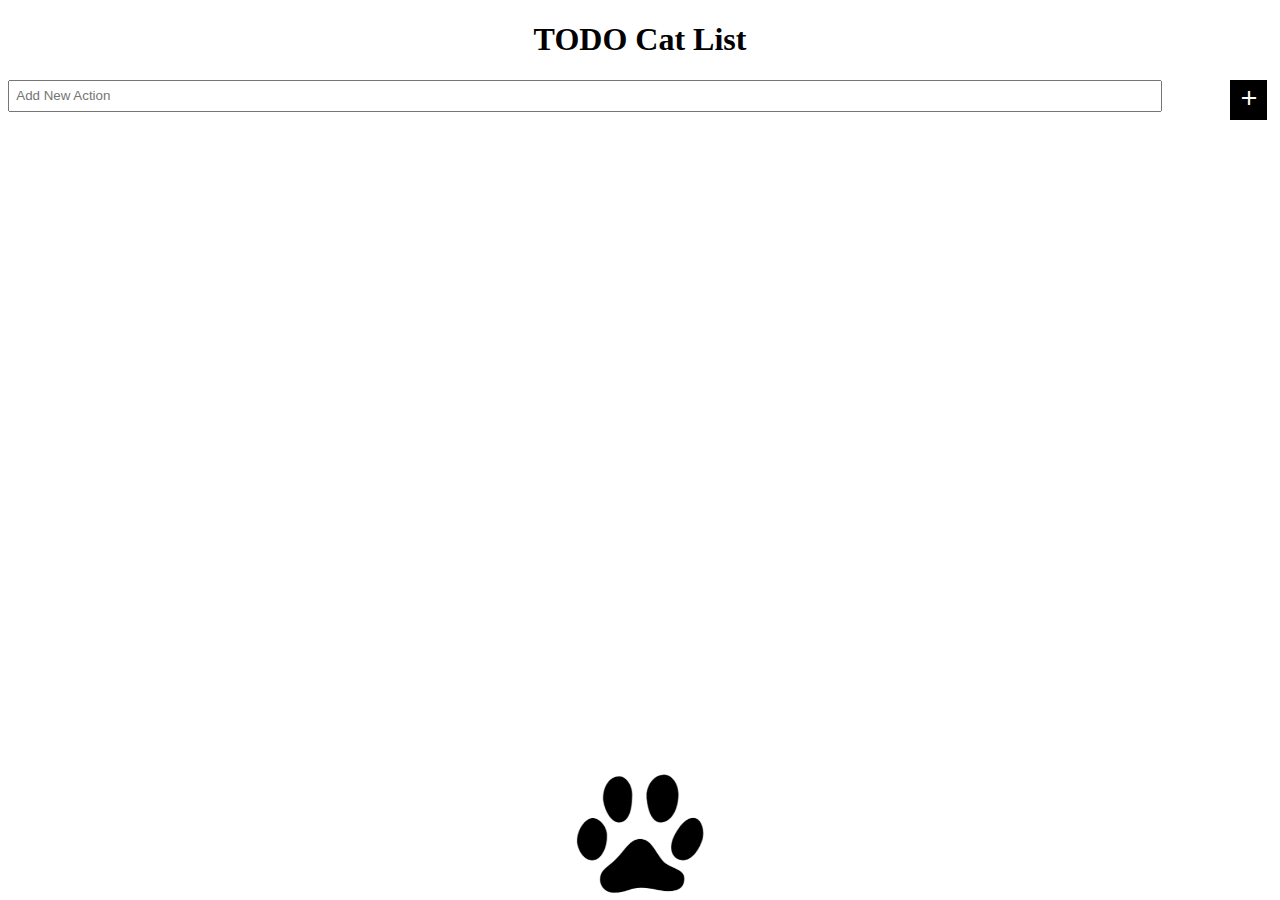
<file: FE_9_11_homework_dom/homework/index.html>
<!DOCTYPE html>
<html lang="en">

<head>
  <meta charset="UTF-8">
  <title>Homework 11 - TODO Cat List</title>
  <link rel="stylesheet" href="./assets/material-icons/material-icons.css">
  <link rel="stylesheet" href="./assets/styles.css">
</head>

<body>
  <div id="root">
    <header>
      <h1>TODO Cat List</h1>
      <h3 id="notification" hidden>Maximum item per list are created</h3>
    </header>
    <div class="container">
      <div class="add-action">
        <input type="text" id="new_task" placeholder="Add New Action">
        <button id="add" class="right-button"><i class="material-icons">add</i></button>
      </div>
    </div>
  </div>
  <footer class="footer">
      <img src="assets/img/cat.png" alt="">
    </footer>
  <script src="./src/app.js"></script>
</body>

</html>
</file>
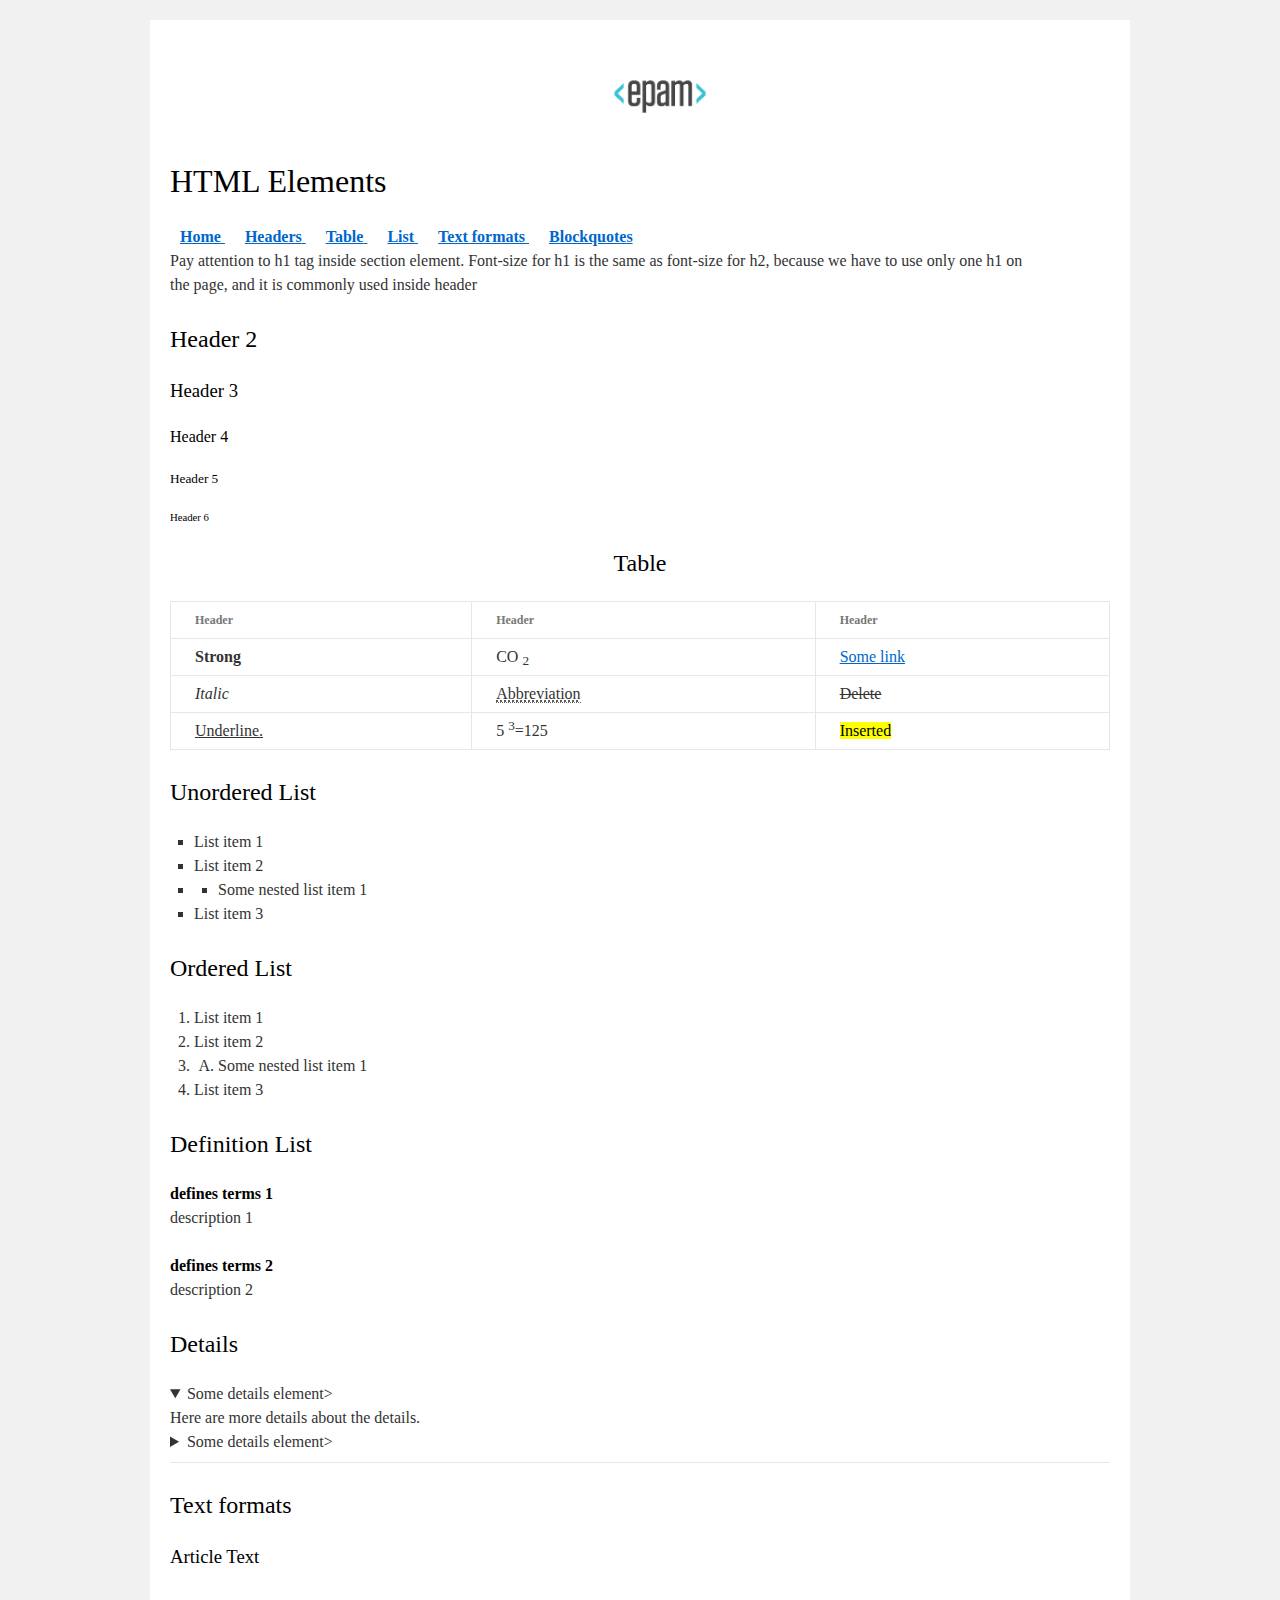
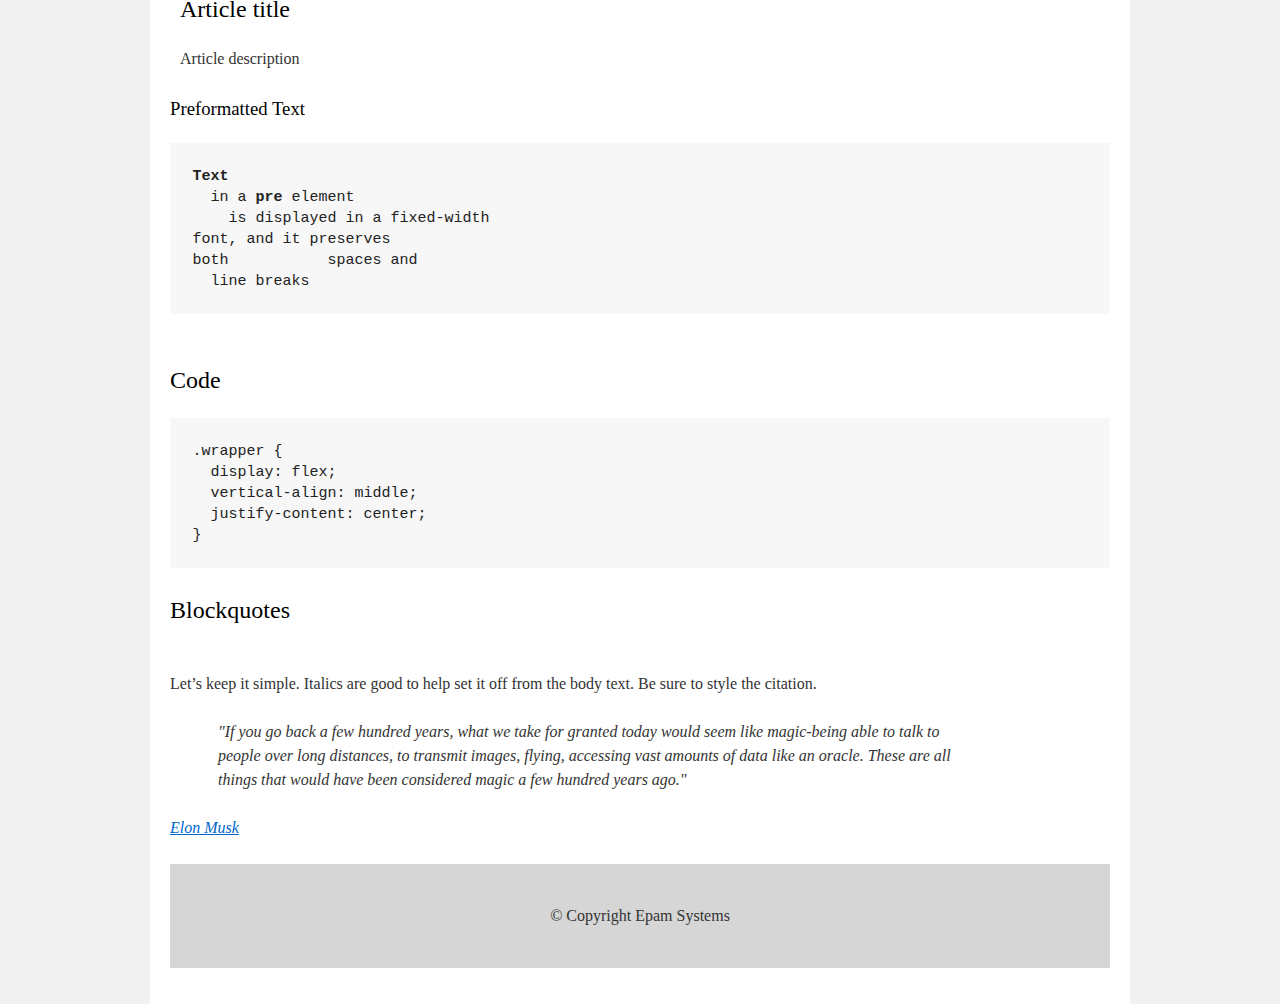
<file: FE_9_1_homework_ html-basics/homework/index.html>
<!DOCTYPE html>
<html lang="en">

<head>
  <meta charset="utf-8">
  <title>HTML Basics</title>
  <link rel="stylesheet" href="style.css">
</head>

<body>
  <div id="wrapper">
    <div id="main">
      <div id="container">
        <div id="content" role="main">
          <p>
            <img src="logo.png" alt="logo.png">
          </p>
          <section id="Home">
            <h1>HTML Elements</h1>
          </section>
          <nav>
            <a href="#Home">
              <strong>Home</strong>
            </a>
            <a href="#Headers">
              <strong>Headers</strong>
            </a>
            <a href="#Table">
              <strong>Table</strong>
            </a>
            <a href="#List">
              <strong>List</strong>
            </a>
            <a href="#TextFormats">
              <strong>Text formats</strong>
            </a>
            <a href="#Blockquotes">
              <strong>Blockquotes</strong>
            </a>
          </nav>
          <p>
            Pay attention to h1 tag inside section element. Font-size for h1 is the same as font-size for h2, because we have to use
            only one h1 on
            <br> the page, and it is commonly used inside header
          </p>
          <section id="Headers">
            <h2>Header 2</h2>
            <h3>Header 3</h3>
            <h4>Header 4</h4>
            <h5>Header 5</h5>
            <h6>Header 6</h6>
          </section>
          <section id="Table">
            <table>
              <caption>
                <h2>Table</h2>
              </caption>
              <thead>
                <tr>
                  <th>Header</th>
                  <th>Header</th>
                  <th>Header</th>
                </tr>
              </thead>
              <tbody>
                <tr>
                  <td>
                    <strong>Strong</strong>
                  </td>
                  <td>CO
                    <sub>2</sub>
                  </td>
                  <td>
                    <a href="https://www.google.com.ua/">Some link</a>
                  </td>
                </tr>
                <tr>
                  <td>
                    <i>Italic</i>
                  </td>
                  <td>
                    <abbr title="Abbreviation">Abbreviation</abbr>
                  </td>
                  <td>
                    <del>Delete</del>
                  </td>
                </tr>
                <tr>
                  <td>
                    <u>Underline.</u>
                  </td>
                  <td>5
                    <sup>3</sup>=125</td>
                  <td>
                    <mark>Inserted</mark>
                  </td>
                </tr>
              </tbody>
            </table>
          </section>
          <section id="List">
            <h2>Unordered List</h2>
            <ul style="list-style-type:square">
              <li>List item 1</li>
              <li>List item 2</li>
              <li>
                <ul style="list-style-type:square">
                  <li>Some nested list item 1</li>
                </ul>
              </li>
              <li>List item 3</li>
            </ul>
            <h2>Ordered List</h2>
            <ol>
              <li> List item 1</li>
              <li> List item 2</li>
              <li>
                <ol type="A">
                  <li>Some nested list item 1</li>
                </ol>
              </li>
              <li>List item 3</li>
            </ol>
            <h2>Definition List</h2>
            <dl>
              <dt>
                <b>defines terms 1</b>
              </dt>
              <dd>description 1</dd>
              <dt>
                <b>defines terms 2</b>
              </dt>
              <dd>description 2</dd>
            </dl>
            <h2>Details</h2>
            <details open="open">
              <summary>Some details element></summary>
              <span>Here are more details about the details.</span>
            </details>
            <details>
              <summary>Some details element></summary>
              <span>Here are more details about the details.</span>
            </details>
          </section>
          <hr>
          <section id="TextFormats">
            <h2>Text formats</h2>
            <h3>Article Text</h3>
            <article>
              <h2>Article title</h2>
              <p>Article description</p>
            </article>
            <h3>Preformatted Text</h3>

            <pre><b>Text</b>
  in a <b>pre</b> element
    is displayed in a fixed-width
font, and it preserves
both           spaces and
  line breaks</pre>
            <br>
            <h2>Code</h2>
            <pre>
.wrapper {
  display: flex;
  vertical-align: middle;
  justify-content: center;
} 
</pre>
          </section>
          <section id="Blockquotes">
            <h2>Blockquotes</h2>
            <br>
            <p>
              Let’s keep it simple. Italics are good to help set it off from the body text. Be sure to style the citation.</p>
            <p>
              <blockquote>"If you go back a few hundred years, what we take for granted today would seem like magic-being able to talk
                to
                <br> people over long distances, to transmit images, flying, accessing vast amounts of data like an oracle. These
                are all
                <br> things that would have been considered magic a few hundred years ago."</blockquote>
              <br>
              <a href="https://en.wikipedia.org/wiki/Elon_Musk">
                <i>Elon Musk</i>
              </a>
            </p>
          </section>
          <footer>
            © Copyright Epam Systems
          </footer>

        </div>
      </div>
    </div>
  </div>
</body>

</html>
</file>
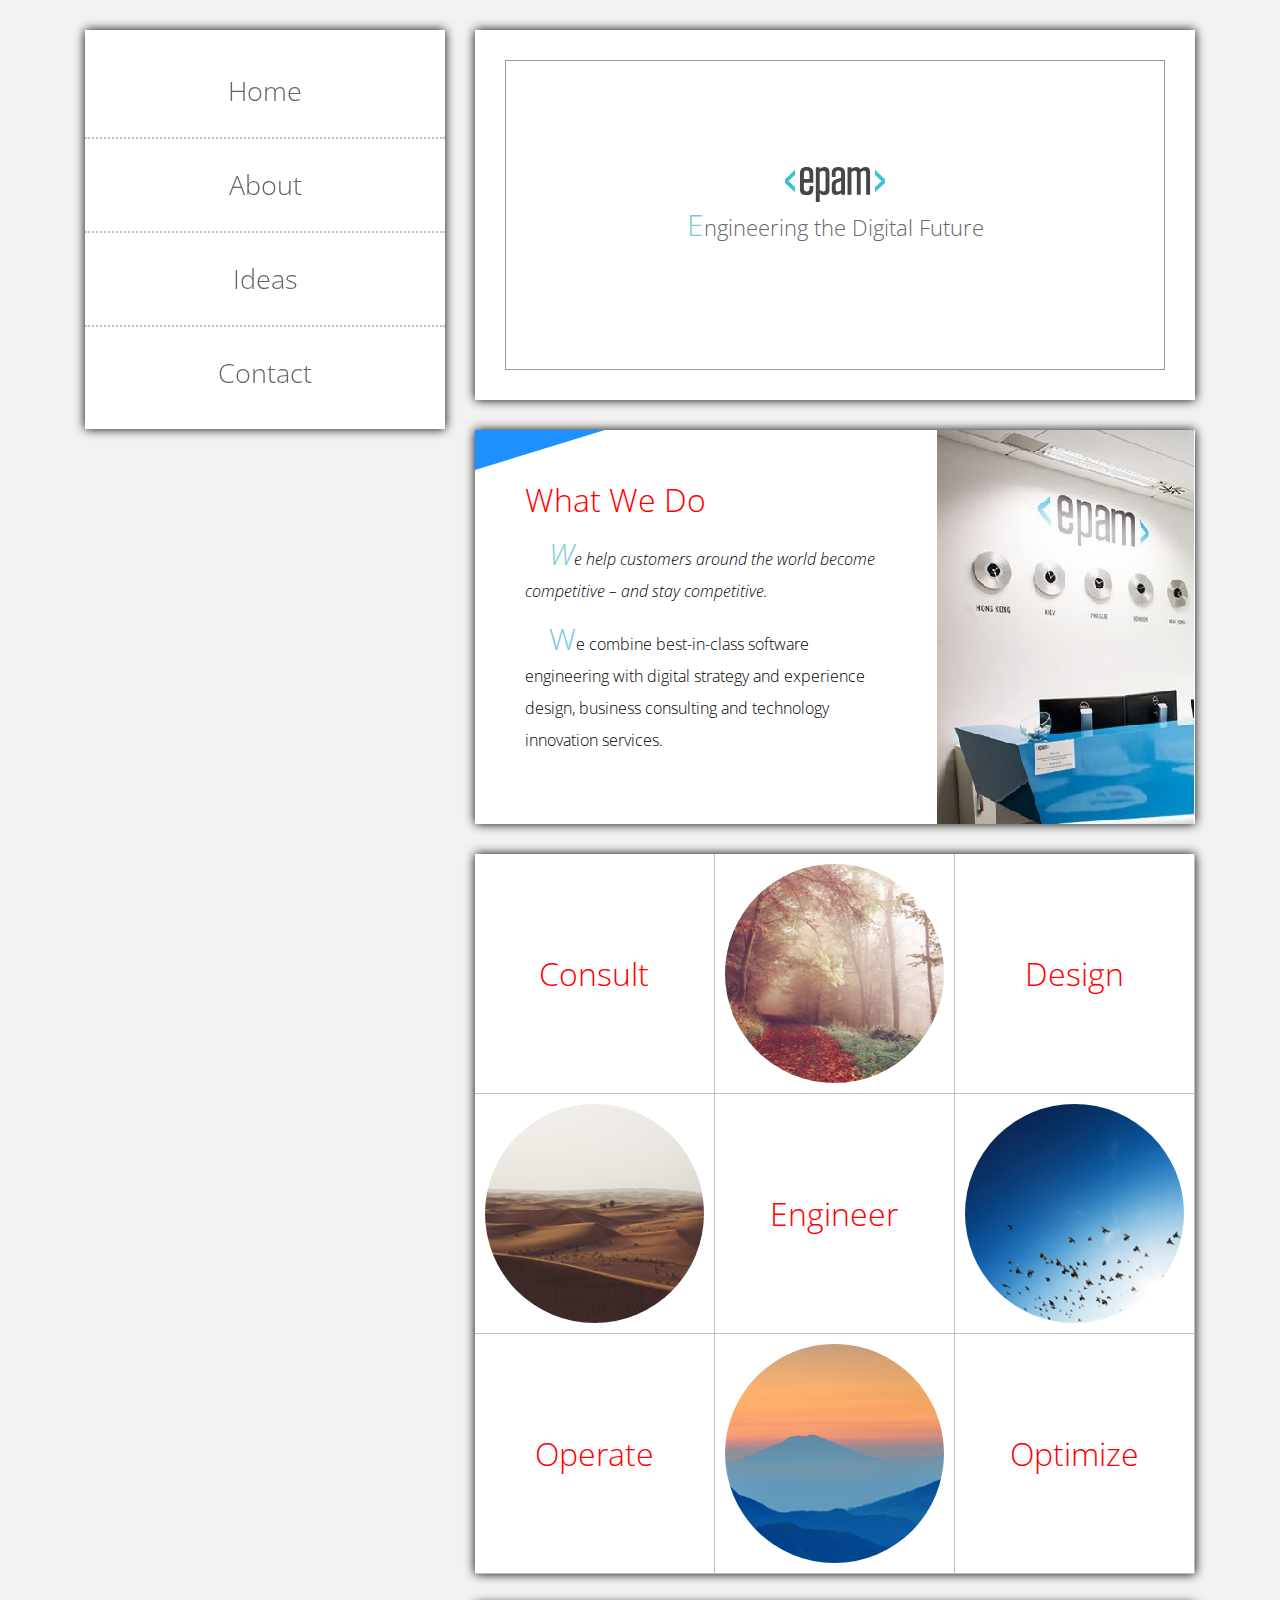
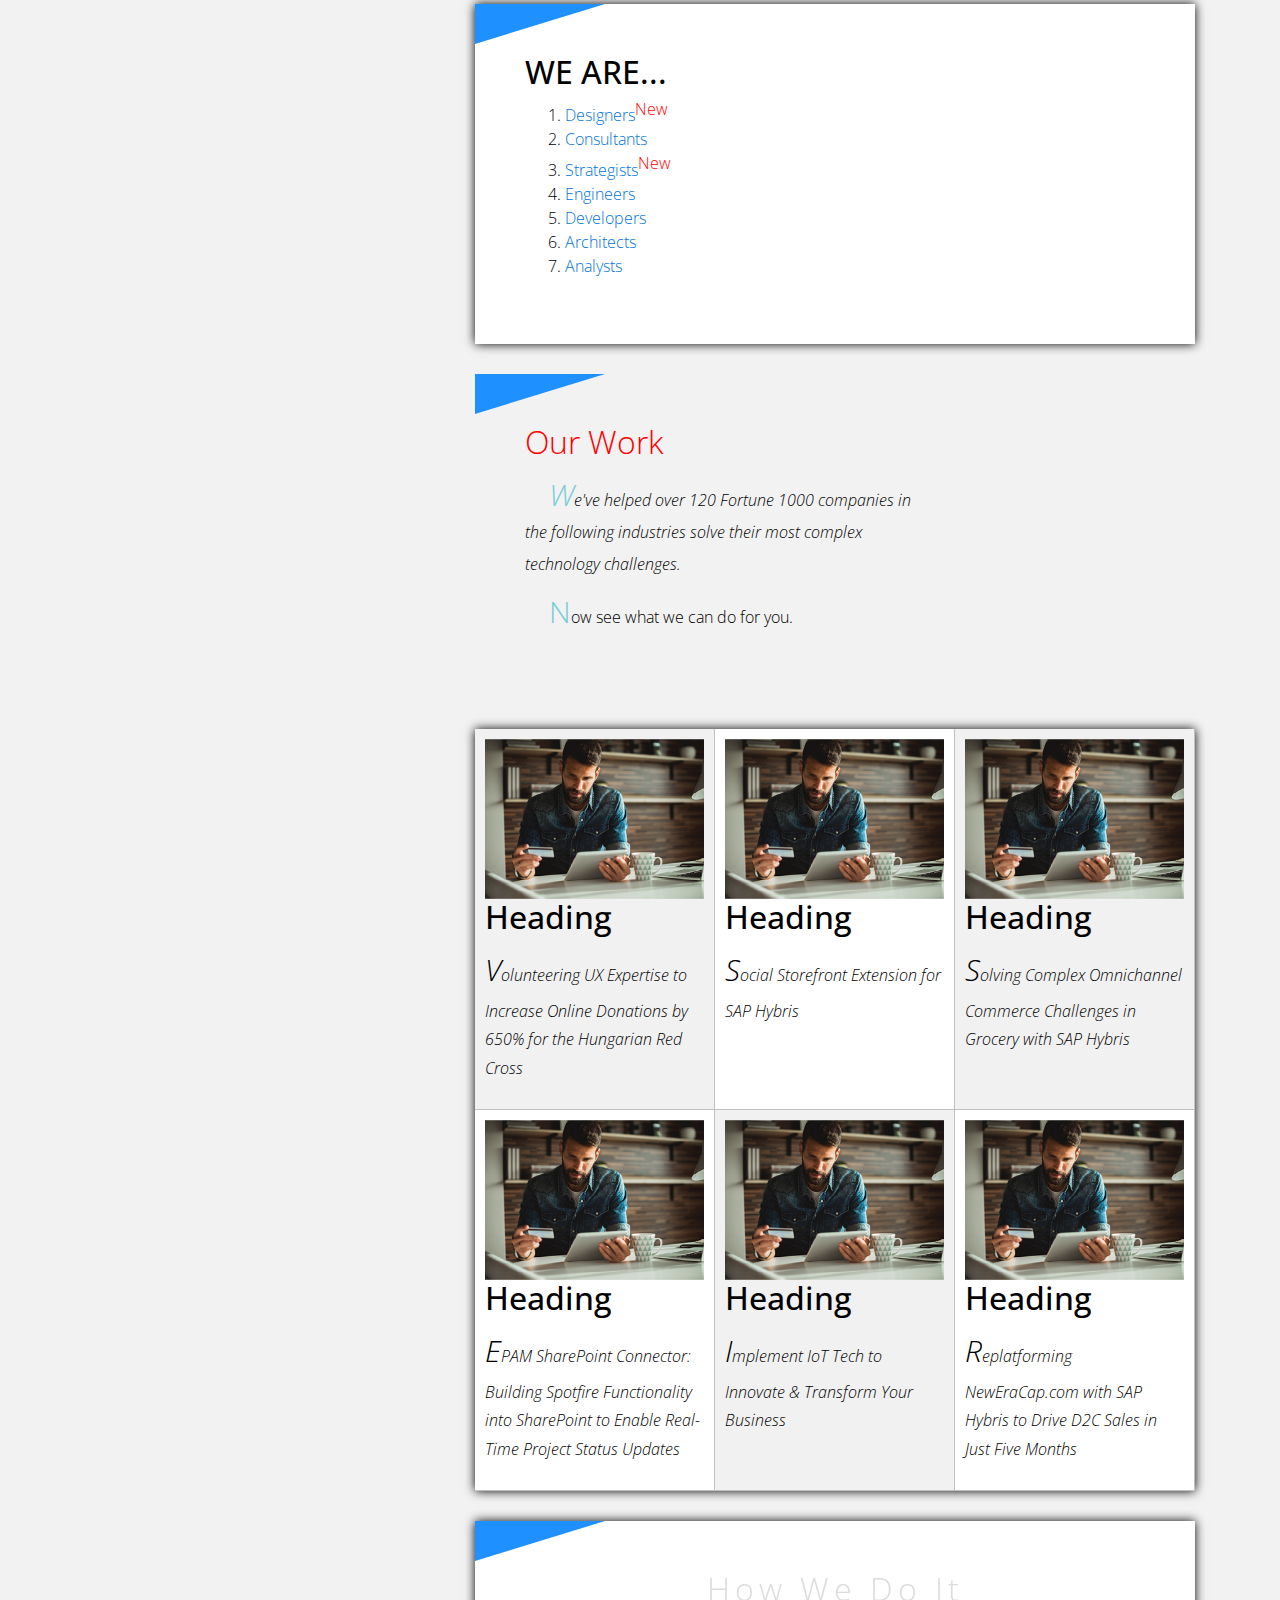
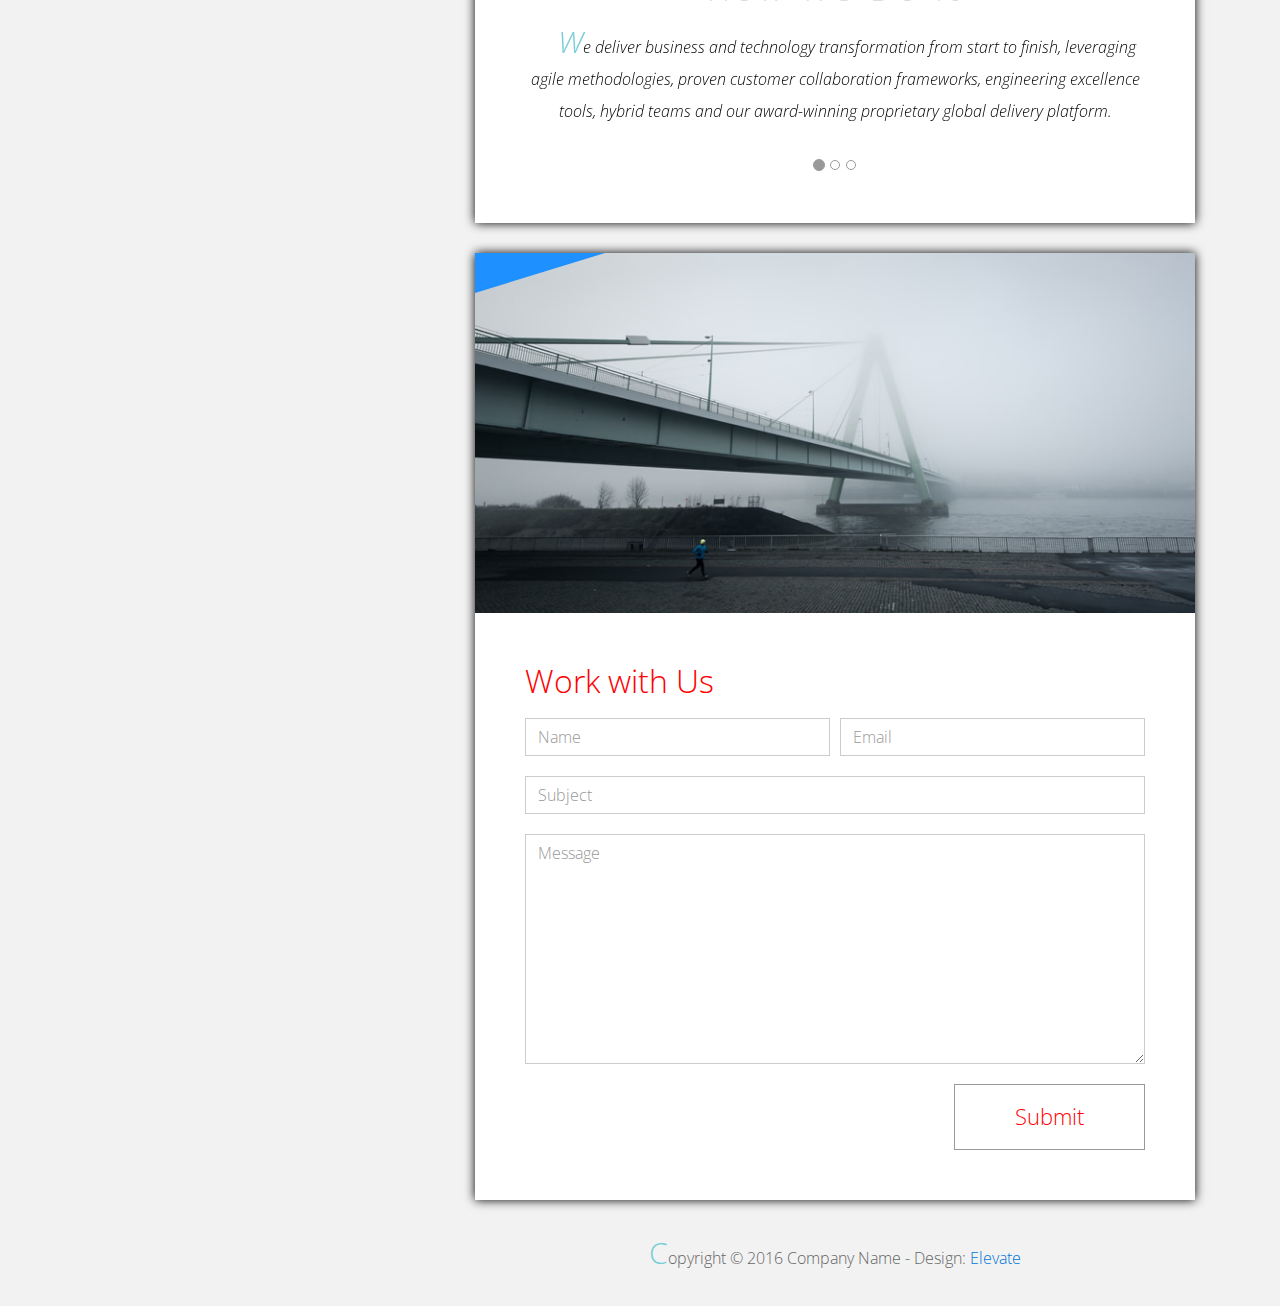
<file: FE_9_2_homework_css-basics/homework/index.html>
<!DOCTYPE html>
<html lang="en">
<head>
  <meta charset="utf-8">
  <meta http-equiv="X-UA-Compatible" content="IE=edge">
  <meta name="viewport" content="width=device-width, initial-scale=1">

  <title>CSS Basic HW</title>



  <!-- load stylesheets -->
  <link rel="stylesheet" href="http://fonts.googleapis.com/css?family=Open+Sans:300,400">
  <!-- Google web font "Open Sans" -->
  <link rel="stylesheet" href="css/bootstrap.min.css">
  <!-- Bootstrap style -->
  <link rel="stylesheet" href="css/general.css">
  <link rel="stylesheet" href="css/style.css">
  <!-- Templatemo style -->
</head>

<body>
<div class="container">

  <div class="tm-sidebar">
    <nav class="tm-main-nav">
      <ul>
        <li class="tm-nav-item"><a href="#home" class="tm-nav-item-link">Home</a></li>
        <li class="tm-nav-item"><a href="#about" class="tm-nav-item-link">About</a></li>
        <li class="tm-nav-item"><a href="#ideas" class="tm-nav-item-link">Ideas</a></li>
        <li class="tm-nav-item"><a href="#contact" class="tm-nav-item-link">Contact</a></li>
      </ul>
    </nav>
  </div>

  <div class="tm-main-content">

    <div id="home" class="tm-content-box margin-b-10">
      <div class="tm-banner">
        <div class="tm-banner-inner">
          <img src="img/EPAM_logo.svg" width="100" alt="">
          <p class="tm-banner-text">Engineering the Digital Future</p>
        </div>
      </div>
    </div>

    <section>
      <div class="tm-content-box flex-2-col">

        <div class="pad flex-item tm-team-description-container">
          <h2 class="tm-section-title">What We Do</h2>
          <p class="tm-section-description">We help customers around the world become competitive – and stay competitive.</p>
          <p class="tm-section-description"> We combine best-in-class software engineering with digital strategy and experience design, business consulting and technology innovation services.</p>
        </div>
        <div class="flex-item">
          <img src="img/image.jpg" alt="">
        </div>
        

      </div>
      <div id="about" class="tm-content-box">

        <ul class="boxes gallery-container">
          <li class="box box-bg">
            <h2 class="tm-section-title tm-section-title-box tm-box-bg-title">Consult</h2>
          </li>
          <li class="box">
            <a href="img/idea-large-01.jpg"><img src="img/idea-01.jpg" alt="Image"
                                                 class="img-fluid thumbnail"></a>
          </li>
          <li class="box box-bg">
            <h2 class="tm-section-title tm-section-title-box tm-box-bg-title">Design</h2>
          </li>
          <li class="box">
            <a href="img/idea-large-02.jpg"><img src="img/idea-02.jpg" alt="Image"
                                                 class="img-fluid thumbnail"></a>
          </li>
          <li class="box box-bg">
            <h2 class="tm-section-title tm-section-title-box tm-box-bg-title">Engineer</h2>
          </li>
          <li class="box">
            <a href="img/idea-large-03.jpg"><img src="img/idea-03.jpg" alt="Image"
                                                 class="img-fluid thumbnail"></a>
          </li>
          <li class="box box-bg">
            <h2 class="tm-section-title tm-section-title-box tm-box-bg-title">Operate</h2>
          </li>
          <li class="box">
            <a href="img/idea-large-04.jpg"><img src="img/idea-04.jpg" alt="Image"
                                                 class="img-fluid thumbnail"></a>
          </li>
          <li class="box box-bg">
            <h2 class="tm-section-title tm-section-title-box tm-box-bg-title">Optimize</h2>
          </li>
        </ul>

      </div>

    </section>

    <!-- slider -->
    <section class="heading tm-content-box">
      <div class="pad">
        <h2> WE ARE...</h2>
        <ol>
          <li><a href="index.html" class="text">Designers</a></li>
          <li><a href="index.html">Consultants</a></li>
          <li><a href="#" class="text">Strategists</a></li>
          <li><a href="#">Engineers</a></li>
          <li><a href="#">Developers</a></li>
          <li><a href="#">Architects</a></li>
          <li><a href="#">Analysts</a></li>
        </ol>
      </div>
    </section>

    <section class="blocks">
       <div class="pad flex-item tm-team-description-container">
          <h2 class="tm-section-title">Our Work</h2>
          <p class="tm-section-description">We've helped over 120 Fortune 1000 companies in the following industries solve their most complex technology challenges. </p>
          <p class="tm-section-description"> Now see what we can do for you.</p>
        </div>
      <div class="tm-content-box flex-2-col">
      </div>
      <div  class="tm-content-box">
        <ul class="boxes gallery-container">
          <li class="box">
            <img src="img/image-1.jpg" alt="Image" class="img-fluid">
            <div>
              <h2>Heading</h2>
              <p>Volunteering UX Expertise to Increase Online Donations by 650% for the Hungarian Red Cross</p>
            </div>
          </li>
          <li class="box">
            <img src="img/image-1.jpg" alt="Image" class="img-fluid">
            <div>
              <h2>Heading</h2>
              <p>Social Storefront Extension for SAP Hybris</p>
            </div>
          </li>
          <li class="box">
            <img src="img/image-1.jpg" alt="Image" class="img-fluid">
            <div>
              <h2>Heading</h2>
              <p>Solving Complex Omnichannel Commerce Challenges in Grocery with SAP Hybris</p>
            </div>
          </li>
          <li class="box">
            <img src="img/image-1.jpg" alt="Image" class="img-fluid">
            <div>
              <h2>Heading</h2>
              <p>EPAM SharePoint Connector: Building Spotfire Functionality into SharePoint to Enable Real-Time Project Status Updates</p>
            </div>
          </li>
          <li class="box">
            <img src="img/image-1.jpg" alt="Image" class="img-fluid">
            <div>
              <h2>Heading</h2>
              <p>Implement IoT Tech to Innovate &amp; Transform Your Business</p>
            </div>
          </li>
          <li class="box">
            <img src="img/image-1.jpg" alt="Image" class="img-fluid">
            <div>
              <h2>Heading</h2>
              <p>Replatforming NewEraCap.com with SAP Hybris to Drive D2C Sales in Just Five Months</p>
            </div>
          </li>
        </ul>

      </div>
    </section>

    <section id="ideas">
      <div id="tmCarousel" class="carousel slide tm-content-box" data-ride="carousel">

        <ol class="carousel-indicators">
          <li data-target="#tmCarousel" data-slide-to="0" class="active"></li>
          <li data-target="#tmCarousel" data-slide-to="1" class=""></li>
          <li data-target="#tmCarousel" data-slide-to="2" class=""></li>
        </ol>

        <div class="carousel-inner" role="listbox">

          <div class="carousel-item active">
            <div class="carousel-content">
              <div class="flex-item">
                <h2 class="tm-section-title">How We Do It</h2>
                <p class="tm-section-description carousel-description">We deliver business and technology transformation from start to finish, leveraging agile methodologies, proven customer collaboration frameworks, engineering excellence tools, hybrid teams and our award-winning proprietary global delivery platform.</p>
              </div>
            </div>
          </div>

          <div class="carousel-item">
            <div class="carousel-content">
              <div class="flex-item">
                <h2 class="tm-section-title">Our Clients</h2>
                <p class="tm-section-description carousel-description">Lorem ipsum dolor sit amet,
                  consectetur adipiscing elit. Quisque vel nisi pharetra nibh varius pharetra ac
                  sagittis nisi. Etiam pharetra vestibulum hendrerit. Pellentesque interdum metus
                  sed massa rutrum.</p>
              </div>
            </div>
          </div>

          <div class="carousel-item">
            <div class="carousel-content">
              <div class="flex-item">
                <h2 class="tm-section-title">Our Projects</h2>
                <p class="tm-section-description carousel-description">Donec ex libero, fringilla
                  vitae purus sit amet, rhoncus pharetra lorem. Pellentesque id sem id lacus
                  ultricies vehicula. Aliquam rutrum mi non. Pellentesque interdum metus sed massa
                  rutrum.</p>
              </div>
            </div>
          </div>

        </div>

      </div>
    </section>

    <section class="tm-content-box">
      <img src="img/contact.jpg" alt="Contact image" class="img-fluid">

      <div id="contact" class="pad">
        <h2 class="tm-section-title">Work with Us</h2>
        <form action="#contact" method="get" class="contact-form">

          <div class="form-group col-xs-12 col-sm-12 col-md-6 col-lg-6 form-group-2-col-left">
            <input type="text" id="contact_name" name="contact_name" class="form-control"
                   placeholder="Name" required/>
          </div>
          <div class="form-group col-xs-12 col-sm-12 col-md-6 col-lg-6 form-group-2-col-right mandatory-field">
            <input type="email" id="contact_email" name="contact_email" class="form-control"
                   placeholder="Email" required/>
          </div>
          <div class="form-group">
            <input type="text" id="contact_subject" name="contact_subject" class="form-control"
                   placeholder="Subject" required/>
          </div>
          <div class="form-group">
            <textarea id="contact_message" name="contact_message" class="form-control" rows="9"
                      placeholder="Message" required></textarea>
          </div>

          <button type="submit" class="btn btn-primary submit-btn">Submit</button>

        </form>
      </div>
    </section>

    <footer class="tm-footer">
      <p class="text-xs-center">Copyright &copy; 2016 Company Name

        - Design: <a rel="nofollow" href="http://www.templatemo.com/tm-481-elevate"
                     target="_parent">Elevate</a></p>
    </footer>

  </div>

</div>

</body>
</html>
</file>
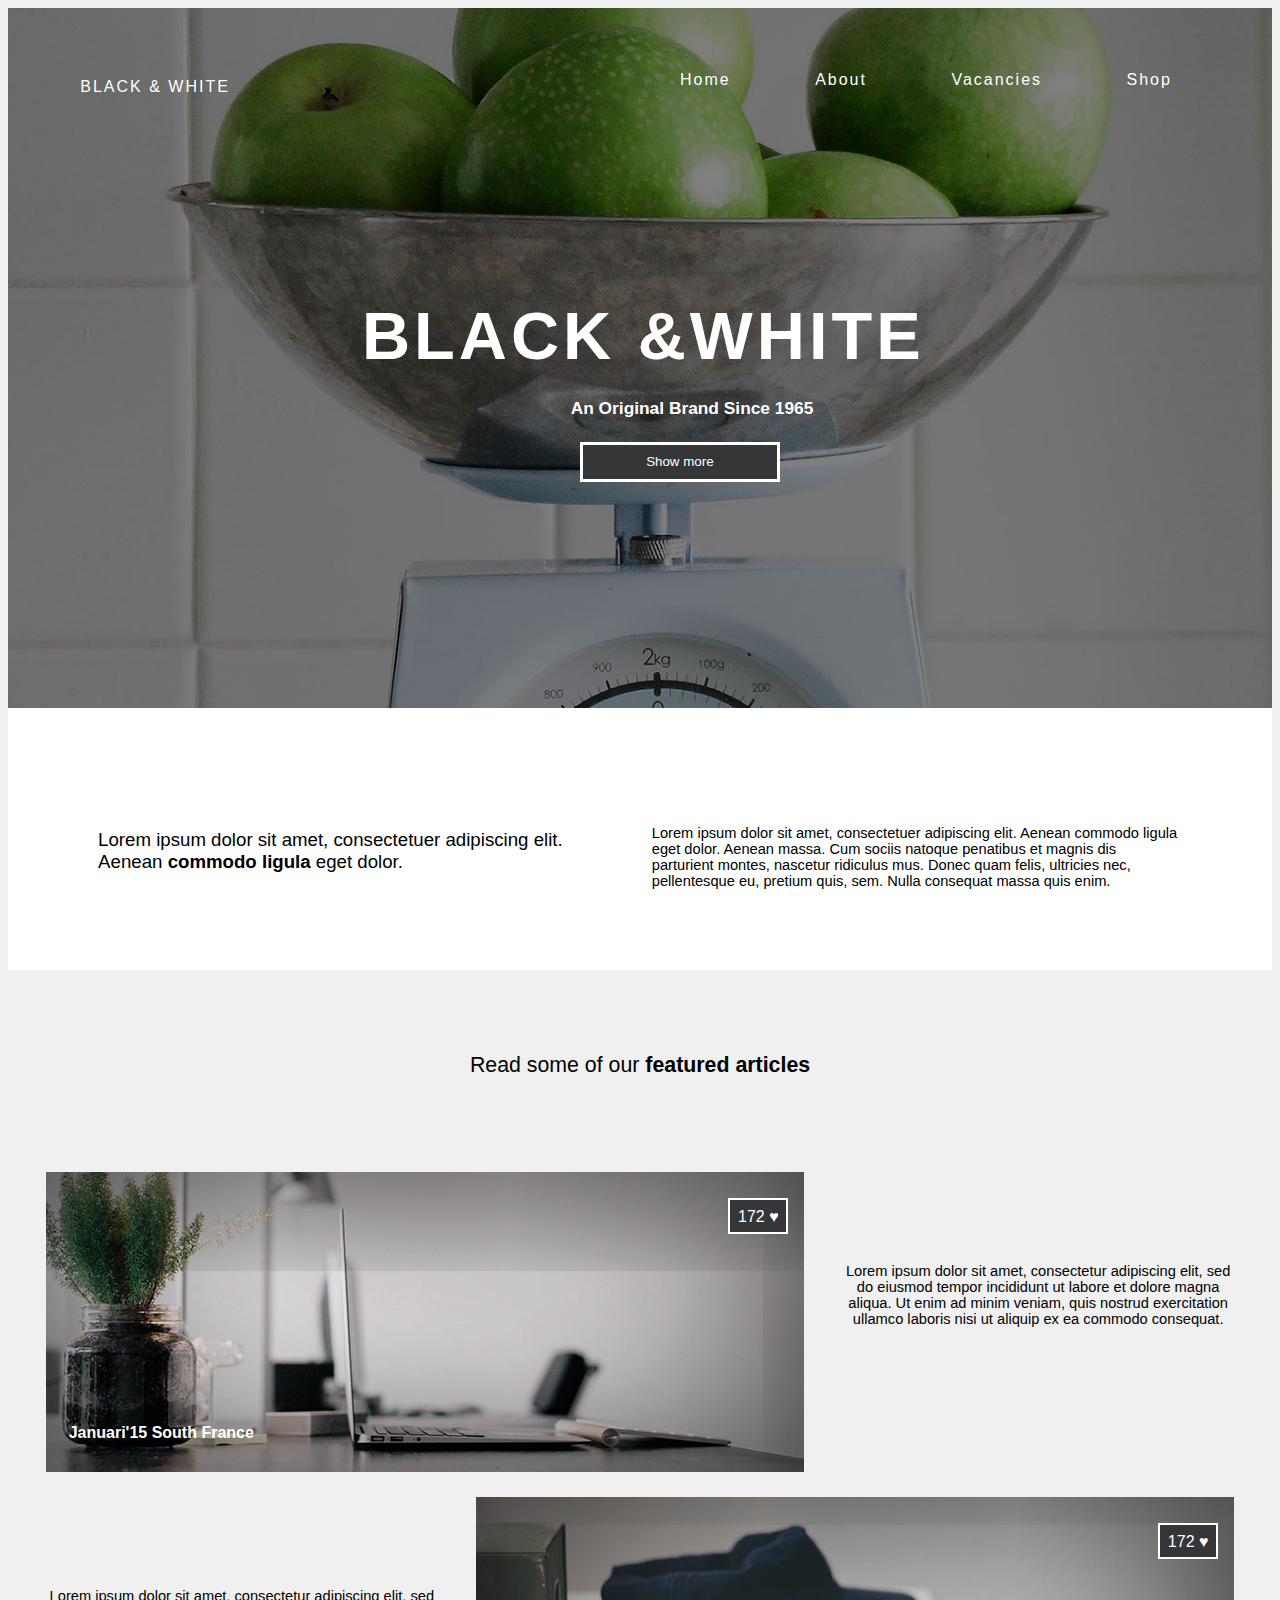
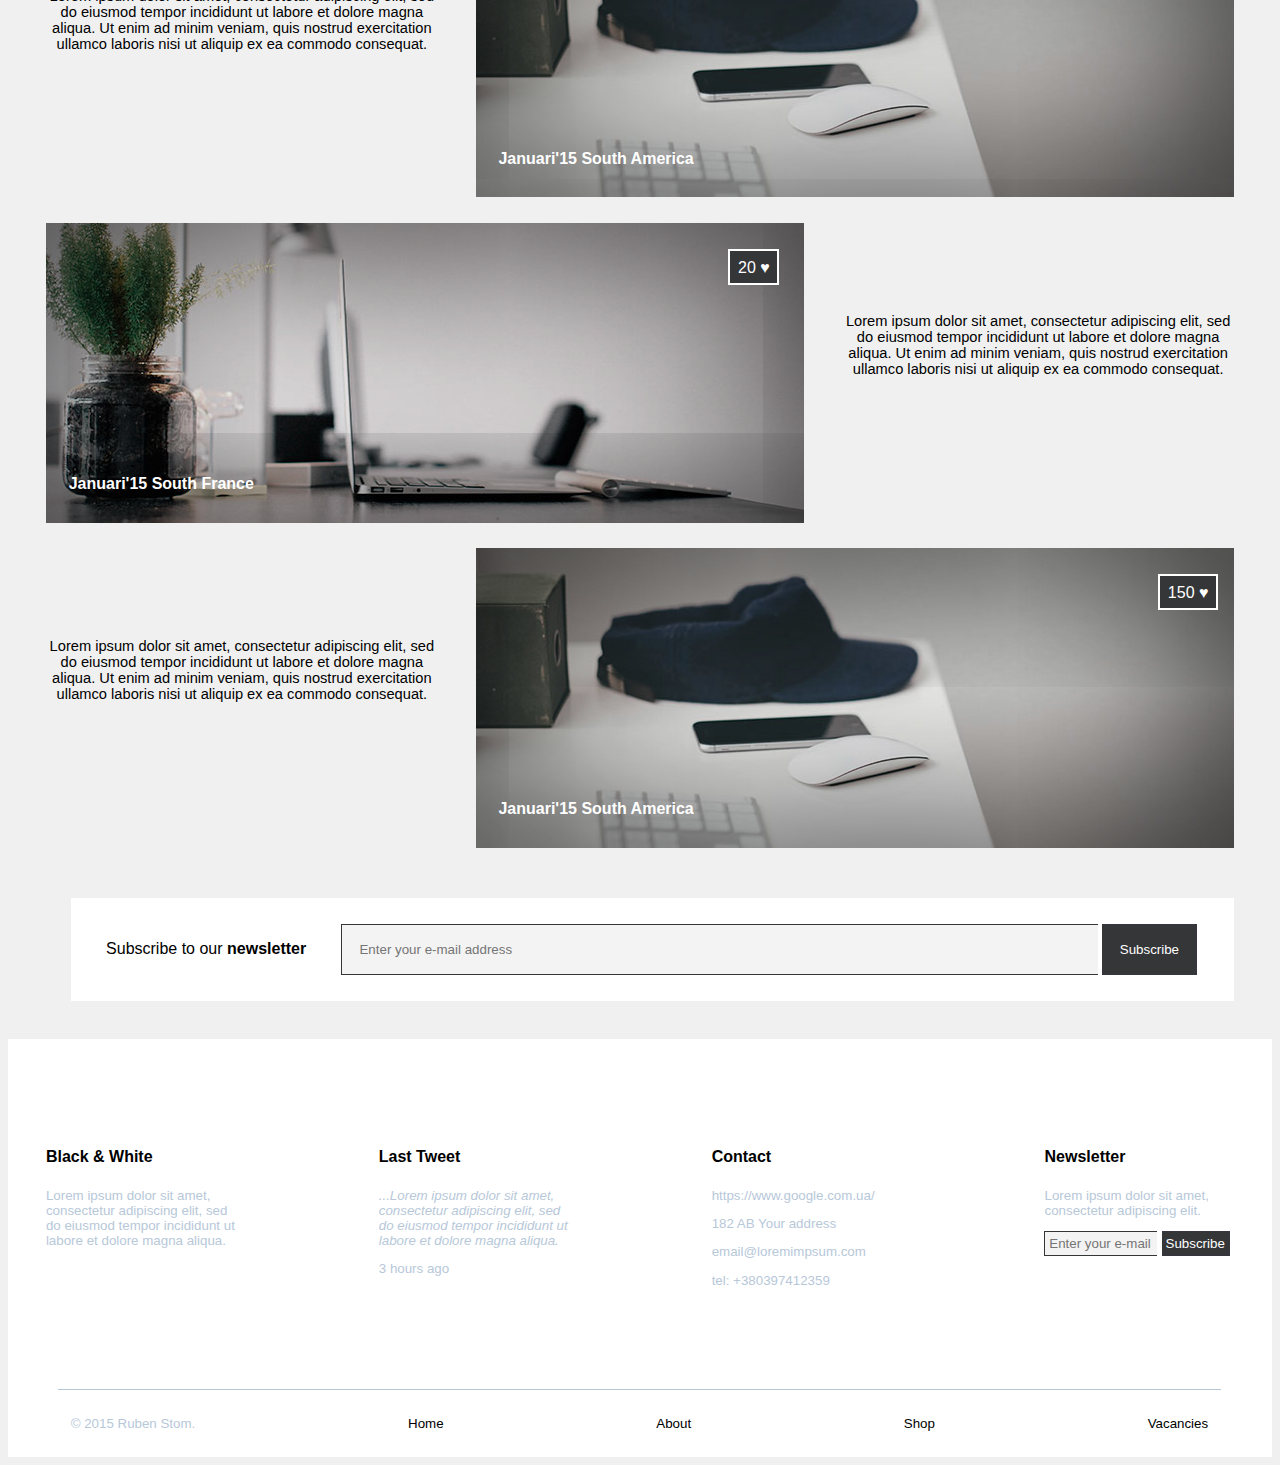
<file: FE_9_4_homework_css-layouts/homework/index.html>
<!DOCTYPE html>
<html lang="en">

<head>
  <meta charset="UTF-8">
  <meta name="viewport" content="width=device-width, initial-scale=1.0">
  <meta http-equiv="X-UA-Compatible" content="ie=edge">
  <link rel="stylesheet" type="text/css" href="css/styles.css">
  <title>CSS Layouts</title>
</head>

<body>
  <header class="header">
    <div class="content">
      <div id="banner">
        <h1>BLACK
          <span>&amp;</span>WHITE</h1>
        <h6>An Original Brand Since 1965</h6>
        <a href="/" class="logo">BLACK &amp; WHITE</a>
        <nav class="top-navigation">
          <a role="button" href="#Home" target="_self">Home</a>
          <a role="button" href="#About" target="_self">About</a>
          <a role="button" href="#Vacancies" target="_self">Vacancies</a>
          <a role="button" href="#Shop" target="_self">Shop</a>
        </nav>
        <button>Show more</button>
      </div>
      <div class="text-description">
        <article>
          <p>Lorem ipsum dolor sit amet, consectetuer adipiscing elit. Aenean
            <b>commodo ligula</b> eget dolor. </p>
          <p>Lorem ipsum dolor sit amet, consectetuer adipiscing elit. Aenean commodo ligula eget dolor. Aenean massa. Cum sociis
            natoque penatibus et magnis dis parturient montes, nascetur ridiculus mus. Donec quam felis, ultricies nec, pellentesque
            eu, pretium quis, sem. Nulla consequat massa quis enim.</p>
        </article>
      </div>
    </div>
  </header>
  <div class="figure-title">
    <p>Read some of our
      <b>featured articles</b>
    </p>
  </div>
  <div id="content">
    <div class="clearfix">
      <div class="figure-left-1">
        <h4 class="figure-header">Januari'15
          <b>South France</b>
        </h4>
        <a>172 &#x2665;</a>
      </div>
      <div class="figure-text">
        <p>Lorem ipsum dolor sit amet, consectetur adipiscing elit, sed do eiusmod tempor incididunt ut labore et dolore magna
          aliqua. Ut enim ad minim veniam, quis nostrud exercitation ullamco laboris nisi ut aliquip ex ea commodo consequat.</p>
      </div>
    </div>
    <div class="clearfix">
      <div class="figure-right-1">
        <h4 class="figure-header">Januari'15
          <b>South America</b>
        </h4>
        <a>172 &#x2665;</a>
      </div>
      <div class="figure-text">
        <p>Lorem ipsum dolor sit amet, consectetur adipiscing elit, sed do eiusmod tempor incididunt ut labore et dolore magna
          aliqua. Ut enim ad minim veniam, quis nostrud exercitation ullamco laboris nisi ut aliquip ex ea commodo consequat.</p>
      </div>
    </div>
    <div class="clearfix">
      <div class="figure-left-1">
        <h4 class="figure-header">Januari'15
          <b>South France</b>
        </h4>
        <a>20 &#x2665;</a>
      </div>
      <div class="figure-text">
        <p>Lorem ipsum dolor sit amet, consectetur adipiscing elit, sed do eiusmod tempor incididunt ut labore et dolore magna
          aliqua. Ut enim ad minim veniam, quis nostrud exercitation ullamco laboris nisi ut aliquip ex ea commodo consequat.</p>
      </div>
    </div>
    <div class="clearfix">
      <div class="figure-right-2">
        <h4 class="figure-header">Januari'15
          <b>South America</b>
        </h4>
        <a>150 &#x2665;</a>
      </div>
      <div class="figure-text">
        <p>Lorem ipsum dolor sit amet, consectetur adipiscing elit, sed do eiusmod tempor incididunt ut labore et dolore magna
          aliqua. Ut enim ad minim veniam, quis nostrud exercitation ullamco laboris nisi ut aliquip ex ea commodo consequat.</p>
      </div>
    </div>
  </div>
  <form action="#">
    <div class="newsletter">
      <p>Subscribe to our
        <b>newsletter</b>
      </p>
    </div>
    <input type="email" placeholder="Enter your e-mail address">
    <input type="button" value="Subscribe">
  </form>
  <footer>
    <div class="information">
      <div class="black-white">
        <h4>Black &amp; White</h4>
        <p>Lorem ipsum dolor sit amet, consectetur adipiscing elit, sed do eiusmod tempor incididunt ut labore et dolore magna
          aliqua.
        </p>
      </div>
      <div class="last-tweet">
        <h4>Last Tweet</h4>
        <p>
          <i>...Lorem ipsum dolor sit amet, consectetur adipiscing elit, sed do eiusmod tempor incididunt ut labore et dolore
            magna aliqua.
          </i>
        </p>
        <p>3 hours ago</p>
      </div>
      <div class="contact">
        <h4>Contact</h4>
        <p>https://www.google.com.ua/</p>
        <p>182 AB Your address</p>
        <p>email@loremimpsum.com</p>
        <p>tel: +380397412359</p>
      </div>
      <div class="newsletter-contact">
        <h4>Newsletter</h4>
        <p>Lorem ipsum dolor sit amet, consectetur adipiscing elit.</p>
        <input type="email" placeholder="Enter your e-mail address">
        <input type="button" value="Subscribe">
      </div>
      <div class="footer-bottom">
        <p>&copy; 2015 Ruben Stom.</p>
        <a href="">Home</a>
        <a href="">About</a>
        <a href="">Shop</a>
        <a href="">Vacancies</a>
      </div>
    </div>
  </footer>
</body>

</html>
</file>
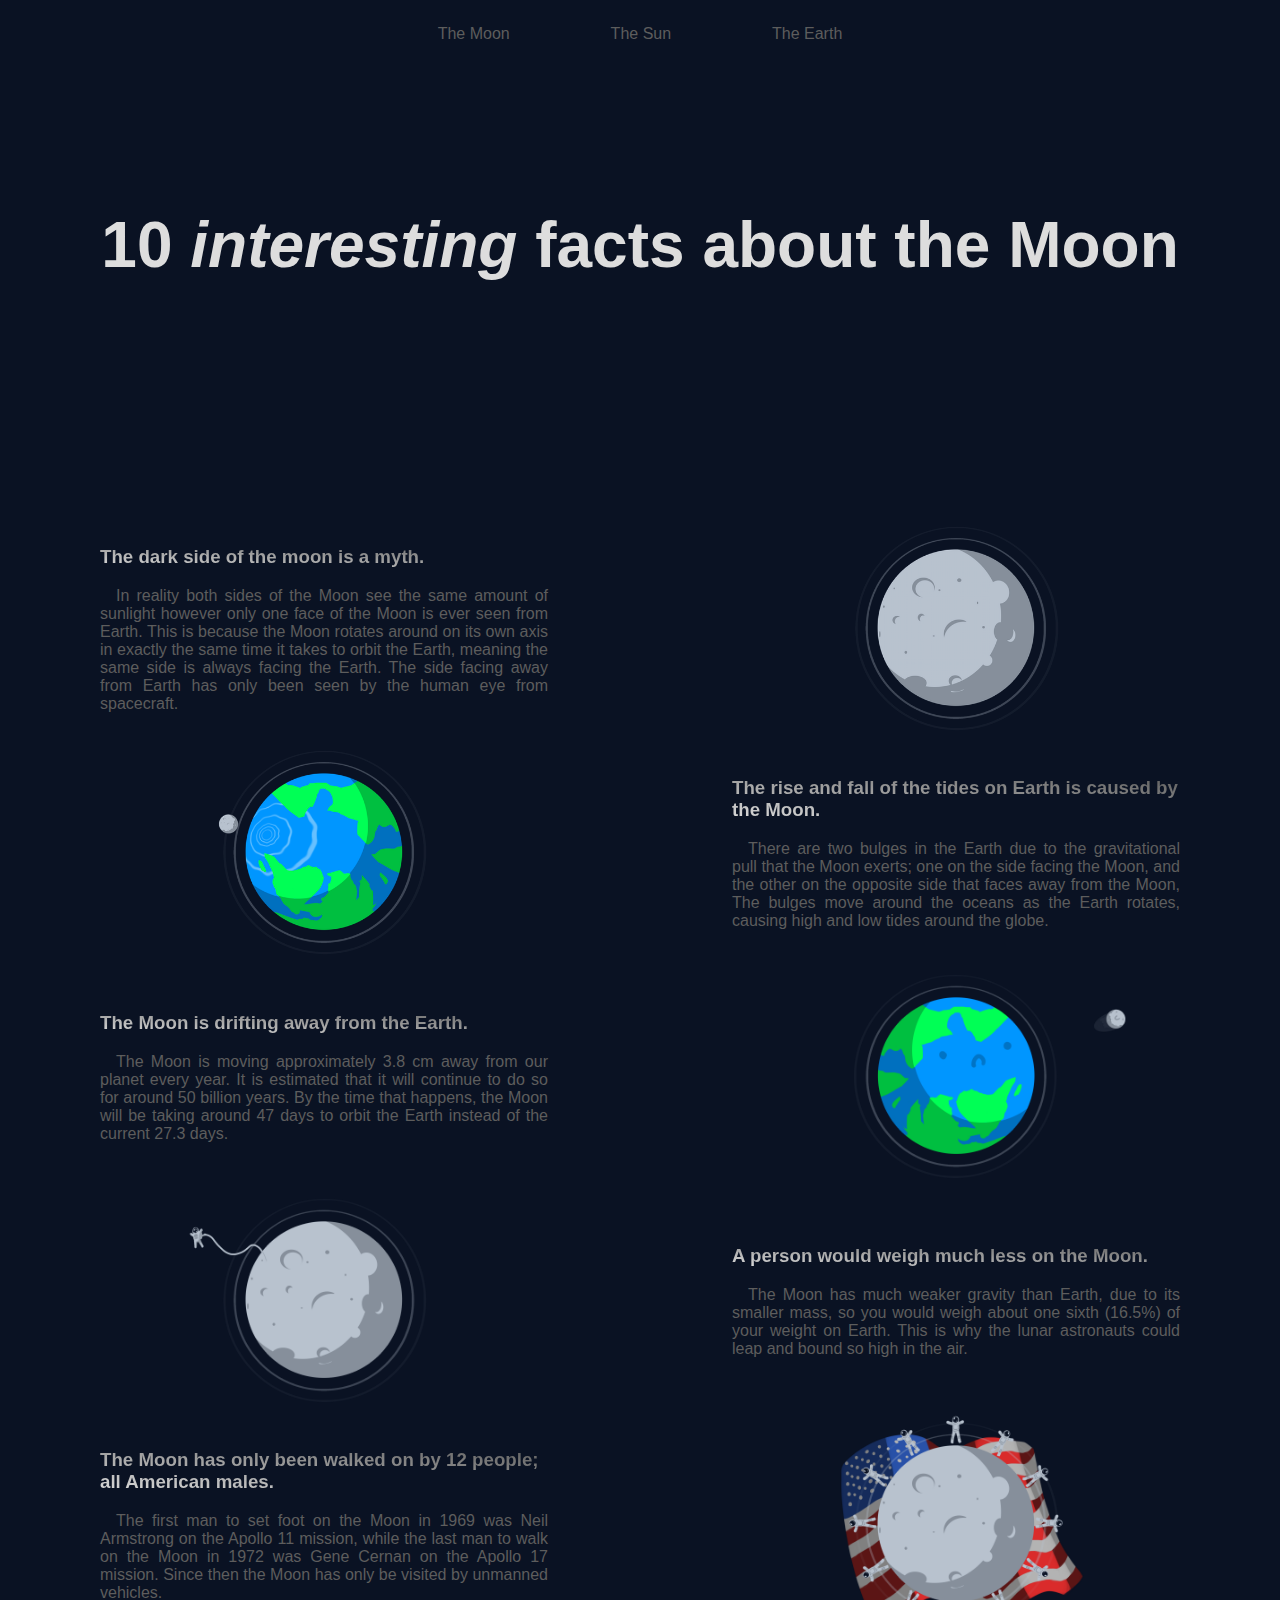
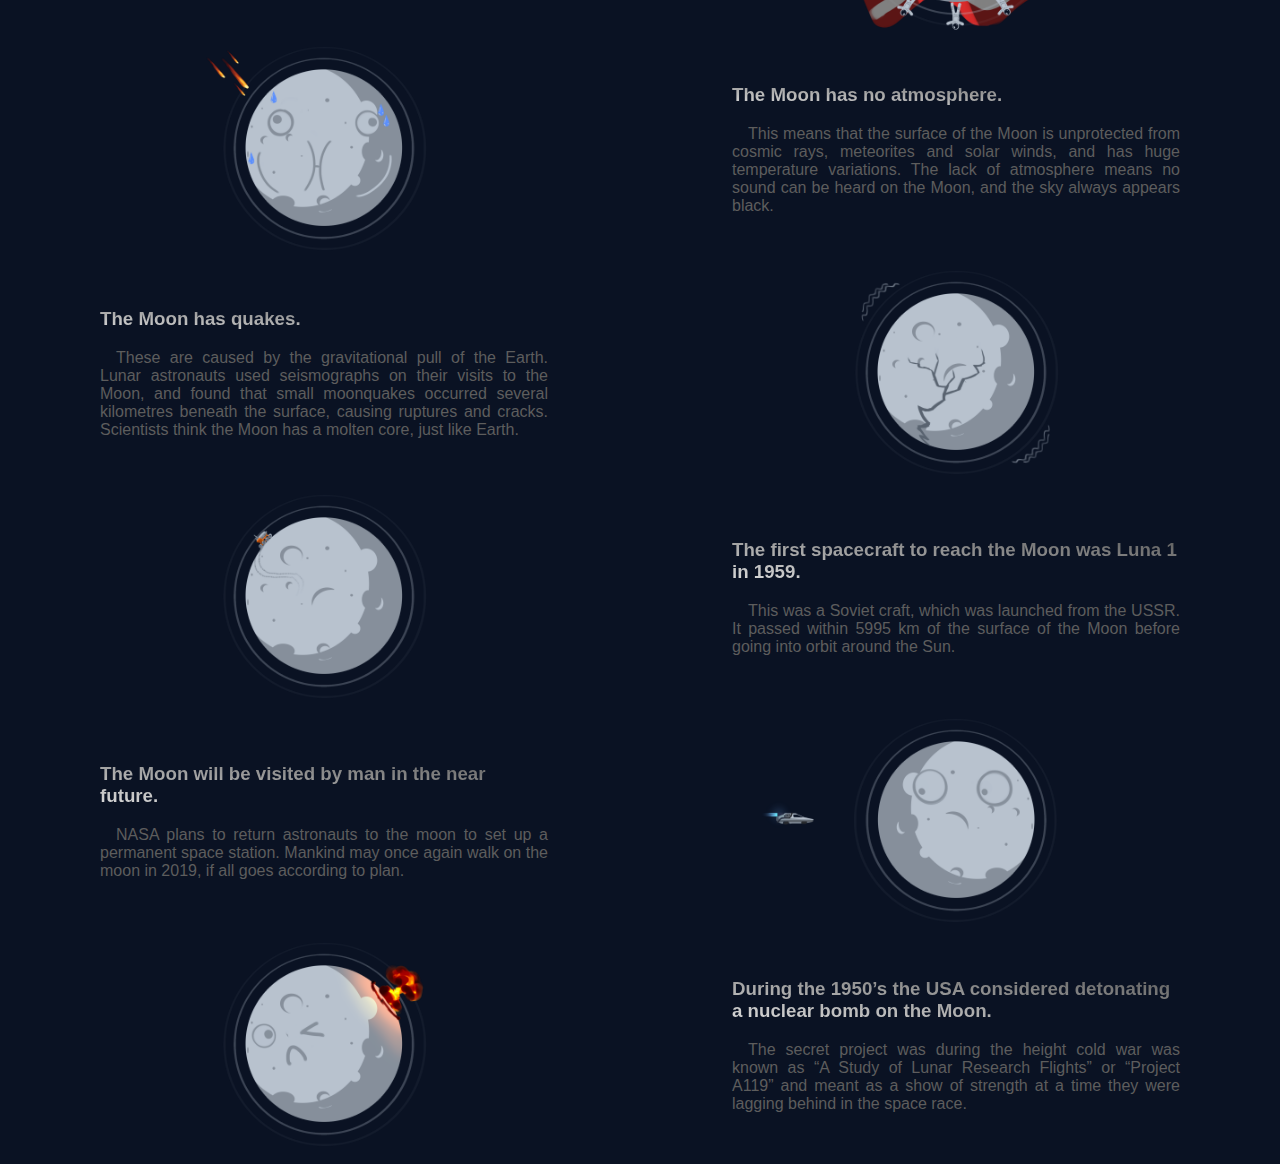
<file: FE_9_5_homework_responsive/homework/src/index.html>
<!DOCTYPE html>
<html lang="en">

<head>
  <meta charset="UTF-8">
  <meta name="viewport" content="width=device-width, initial-scale=1.0">
  <meta http-equiv="X-UA-Compatible" content="ie=edge">
  <link rel="stylesheet" href="styles.css">
  <title>Responsive</title>
</head>

<body>
  <header id="#page-up">
    <nav class="navigation">
      <a href="#">The Moon</a>
      <a href="#">The Sun</a>
      <a href="#">The Earth</a>
    </nav>
  </header>
  <div class="wrapper">
    <h1>10
      <i>interesting</i> facts about the Moon </h1>
    <div class="content">
      <article class="info">
        <img src="../assets/dark-side.png" alt="dark-side">
        <div class="text">
          <h3>The dark side of the moon is a myth.</h3>
          <p>In reality both sides of the Moon see the same amount of sunlight however only one face of the Moon is ever seen
            from Earth. This is because the Moon rotates around on its own axis in exactly the same time it takes to orbit
            the Earth, meaning the same side is always facing the Earth. The side facing away from Earth has only been seen
            by the human eye from spacecraft.</p>
        </div>
      </article>
      <article class="info">
        <img src="../assets/earth-tides.png" alt="earth-tides">
        <div class="text">
          <h3>The rise and fall of the tides on Earth is caused by the Moon.</h3>
          <p>There are two bulges in the Earth due to the gravitational pull that the Moon exerts; one on the side facing the
            Moon, and the other on the opposite side that faces away from the Moon, The bulges move around the oceans as
            the Earth rotates, causing high and low tides around the globe.</p>
        </div>
      </article>
      <article class="info">
        <img src="../assets/drifting-moon.png" alt="drifting-moon">
        <div class="text">
          <h3>The Moon is drifting away from the Earth.</h3>
          <p>The Moon is moving approximately 3.8 cm away from our planet every year. It is estimated that it will continue
            to do so for around 50 billion years. By the time that happens, the Moon will be taking around 47 days to orbit
            the Earth instead of the current 27.3 days.</p>
        </div>
      </article>
      <article class="info">
        <img src="../assets/less-weight-on-the-moon.png" alt="less-weight-on-the-moon">
        <div class="text">
          <h3>A person would weigh much less on the Moon.</h3>
          <p>The Moon has much weaker gravity than Earth, due to its smaller mass, so you would weigh about one sixth (16.5%)
            of your weight on Earth. This is why the lunar astronauts could leap and bound so high in the air.</p>
        </div>
      </article>
      <article class="info">
        <img src="../assets/12-americans.png" alt="12-americans">
        <div class="text">
          <h3>The Moon has only been walked on by 12 people; all American males.</h3>
          <p>The first man to set foot on the Moon in 1969 was Neil Armstrong on the Apollo 11 mission, while the last man to
            walk on the Moon in 1972 was Gene Cernan on the Apollo 17 mission. Since then the Moon has only be visited by
            unmanned vehicles.</p>
        </div>
      </article>
      <article class="info">
        <img src="../assets/no-atmosphere.png" alt="no-atmosphere">
        <div class="text">
          <h3>The Moon has no atmosphere.</h3>
          <p>This means that the surface of the Moon is unprotected from cosmic rays, meteorites and solar winds, and has huge
            temperature variations. The lack of atmosphere means no sound can be heard on the Moon, and the sky always appears
            black.
          </p>
        </div>
      </article>
      <article class="info">
        <img src="../assets/moon-quakes.png" alt="moon-quakes">
        <div class="text">
          <h3>The Moon has quakes.</h3>
          <p>These are caused by the gravitational pull of the Earth. Lunar astronauts used seismographs on their visits to
            the Moon, and found that small moonquakes occurred several kilometres beneath the surface, causing ruptures and
            cracks. Scientists think the Moon has a molten core, just like Earth.
          </p>
        </div>
      </article>
      <article class="info">
        <img src="../assets/spacecraft.png" alt="spacecraft">
        <div class="text">
          <h3>The first spacecraft to reach the Moon was Luna 1 in 1959.</h3>
          <p>This was a Soviet craft, which was launched from the USSR. It passed within 5995 km of the surface of the Moon
            before going into orbit around the Sun.</p>
        </div>
      </article>
      <article class="info">
        <img src="../assets/moon-station.png" alt="moon-station">
        <div class="text">
          <h3>The Moon will be visited by man in the near future.</h3>
          <p>NASA plans to return astronauts to the moon to set up a permanent space station. Mankind may once again walk on
            the moon in 2019, if all goes according to plan.</p>
        </div>
      </article>
      <article class="info">
        <img src="../assets/nuclear-bomb.png" alt="nuclear-bomb">
        <div class="text">
          <h3>During the 1950’s the USA considered detonating a nuclear bomb on the Moon.</h3>
          <p>The secret project was during the height cold war was known as “A Study of Lunar Research Flights” or “Project
            A119” and meant as a show of strength at a time they were lagging behind in the space race.</p>
        </div>
      </article>
    </div>
  </div>
  <a href="#page-up" class="scroll-up" tabindex="4">Up</a>
</body>

</html>
</file>
<file: FE_9_11_homework_dom/homework/assets/material-icons/material-icons.css>
@font-face {
  font-family: 'Material Icons';
  font-style: normal;
  font-weight: 400;
  src: url(MaterialIcons-Regular.eot); /* For IE6-8 */
  src: local('Material Icons'),
       local('MaterialIcons-Regular'),
       url(MaterialIcons-Regular.woff2) format('woff2'),
       url(MaterialIcons-Regular.woff) format('woff'),
       url(MaterialIcons-Regular.ttf) format('truetype');
}

.material-icons {
  font-family: 'Material Icons';
  font-weight: normal;
  font-style: normal;
  font-size: 24px;  /* Preferred icon size */
  display: inline-block;
  line-height: 1;
  text-transform: none;
  letter-spacing: normal;
  word-wrap: normal;
  white-space: nowrap;
  direction: ltr;

  /* Support for all WebKit browsers. */
  -webkit-font-smoothing: antialiased;
  /* Support for Safari and Chrome. */
  text-rendering: optimizeLegibility;

  /* Support for Firefox. */
  -moz-osx-font-smoothing: grayscale;

  /* Support for IE. */
  font-feature-settings: 'liga';
}
</file>
<file: FE_9_11_homework_dom/homework/assets/styles.css>
h1 {
display: flex;
justify-content: center;
}
input {
    width: 90%;
    padding: 0.5%;
}
#add{
    padding: 0.5%;
    background-color: black;
    color:  white;
    border: none;
}
button {
    background-color: white;
    border: white;
}
.footer {
    position: fixed;
    right: 0;
    bottom: 0;
    left: 0;
    text-align: center;
  }
  .footer img {
      width: 10%;
  }
  ul{
    list-style: none;
  }
  .item-text{
      margin-top: 2%;
      margin-left: 3%;
  }
  .right-button{
      float: right;   
      margin-right: 5px;
      background-color: white;
      border: none;
  }
  li{
      margin-top: 15px;
  }
</file>
<file: FE_9_1_homework_ html-basics/homework/style.css>
html, body, div, span, applet, object, iframe,
h1, h2, h3, h4, h5, h6, p, blockquote, pre,
a, abbr, acronym, address, big, cite, code,
del, dfn, em, font, img, ins, kbd, q, s, samp,
small, strike, strong, sub, sup, tt, var,
b, u, i, center,
dl, dt, dd, ol, ul, li,
fieldset, form, label, legend,
table, caption, tbody, tfoot, thead, tr, th, td{background:transparent;border:0;margin:0;padding:0;vertical-align:baseline;}body{line-height:1;}h1, h2, h3, h4, h5, h6{clear:both;font-weight:normal;}ol, ul{list-style:none;}blockquote{quotes:none;}blockquote:before, blockquote:after{content:'';content:none;}del{text-decoration:line-through;}table{border-collapse:collapse;border-spacing:0;}a img{border:none;}#container{float:left;margin:0 -240px 0 0;width:100%;}#primary,
#secondary{float:right;overflow:hidden;width:220px;}#secondary{clear:right;}#footer{clear:both;width:100%;}.one-column #content{margin:0 auto;width:640px;}.single-attachment #content{margin:0 auto;width:900px;}body,
input,
textarea,
.page-title span,
.pingback a.url{font-family:Georgia, "Bitstream Charter", serif;}h3#comments-title,
h3#reply-title,
#access .menu,
#access div.menu ul,
#cancel-comment-reply-link,
.form-allowed-tags,
#site-info,
#site-title,
#wp-calendar,
.comment-meta,
.comment-body tr th,
.comment-body thead th,
.entry-content label,
.entry-content tr th,
.entry-content thead th,
.entry-meta,
.entry-title,
.entry-utility,
#respond label,
.navigation,
.page-title,
.pingback p,
.reply,
.widget-title,
.wp-caption-text{font-family:"Helvetica Neue", Arial, Helvetica, "Nimbus Sans L", sans-serif;}input[type="submit"]{font-family:"Helvetica Neue", Arial, Helvetica, "Nimbus Sans L", sans-serif;}pre{font-family:"Courier 10 Pitch", Courier, monospace;}code{font-family:Monaco, Consolas, "Andale Mono", "DejaVu Sans Mono", monospace;}#access .menu-header,
div.menu,
#colophon,
#branding,
#main,
#wrapper{margin:0 auto;width:940px;}#wrapper{background:#fff;margin-top:20px;padding:0 20px;}#footer-widget-area{overflow:hidden;}#footer-widget-area .widget-area{float:left;margin-right:20px;width:220px;}#footer-widget-area #fourth{margin-right:0;}#site-info{float:left;font-size:14px;font-weight:bold;width:700px;}#site-generator{float:right;width:220px;}body{background:#f1f1f1;}body,
input,
textarea{color:#666;font-size:12px;line-height:18px;}hr{background-color:#e7e7e7;border:0;clear:both;height:1px;margin-bottom:18px;}p{margin-bottom:18px;}ul{list-style:square;margin:0 0 18px 1.5em;}ol{list-style:decimal;margin:0 0 18px 1.5em;}ol ol{list-style:upper-alpha;}ol ol ol{list-style:lower-roman;}ol ol ol ol{list-style:lower-alpha;}ul ul,
ol ol,
ul ol,
ol ul{margin-bottom:0;}dl{margin:0 0 24px 0;}dt{font-weight:bold;}dd{margin-bottom:18px;}strong{font-weight:bold;}cite,
em,
i{font-style:italic;}big{font-size:131.25%;}ins{background:#ffc;text-decoration:none;}blockquote{font-style:italic;padding:0 3em;}blockquote cite,
blockquote em,
blockquote i{font-style:normal;}pre{background:#f7f7f7;color:#222;line-height:18px;margin-bottom:18px;overflow:auto;padding:1.5em;}abbr,
acronym{border-bottom:1px dotted #666;cursor:help;}sup,
sub{height:0;line-height:1;position:relative;vertical-align:baseline;}sup{bottom:1ex;}sub{top:.5ex;}small{font-size:smaller;}input[type="text"],
input[type="password"],
input[type="email"],
input[type="url"],
input[type="number"],
textarea{background:#f9f9f9;border:1px solid #ccc;box-shadow:inset 1px 1px 1px rgba(0,0,0,0.1);-moz-box-shadow:inset 1px 1px 1px rgba(0,0,0,0.1);-webkit-box-shadow:inset 1px 1px 1px rgba(0,0,0,0.1);padding:2px;}a:link{color:#0066cc;}a:visited{color:#743399;}a:active,
a:hover{color:#ff4b33;}.screen-reader-text{clip:rect(1px, 1px, 1px, 1px);overflow:hidden;position:absolute !important;height:1px;width:1px;}#header{padding:30px 0 0 0;}#site-title{float:left;font-size:30px;line-height:36px;margin:0 0 18px 0;width:700px;}#site-title a{color:#000;font-weight:bold;text-decoration:none;}#site-description{color:#000;clear:right;float:right;font-style:italic;margin:15px 0 18px 0;opacity:.65;width:220px;}#branding img{border-top:4px solid #000;border-bottom:1px solid #000;display:block;float:left;}#access{background:#000;display:block;float:left;margin:0 auto;width:940px;}#access .menu-header,
div.menu{font-size:13px;margin-left:12px;width:928px;}#access .menu-header ul,
div.menu ul{list-style:none;margin:0;}#access .menu-header li,
div.menu li{float:left;position:relative;}#access a{color:#aaa;display:block;line-height:38px;padding:0 10px;text-decoration:none;}#access ul ul{box-shadow:0px 3px 3px rgba(0,0,0,0.2);-moz-box-shadow:0px 3px 3px rgba(0,0,0,0.2);-webkit-box-shadow:0px 3px 3px rgba(0,0,0,0.2);display:none;position:absolute;top:38px;left:0;float:left;width:180px;z-index:99999;}#access ul ul li{min-width:180px;}#access ul ul ul{left:100%;top:0;}#access ul ul a{background:#333;line-height:1em;padding:10px;width:160px;height:auto;}#access li:hover > a,
#access ul ul:hover > a{background:#333;color:#fff;}#access ul li:hover > ul{display:block;}#access ul li.current_page_item > a,
#access ul li.current_page_ancestor > a,
#access ul li.current-menu-ancestor > a,
#access ul li.current-menu-item > a,
#access ul li.current-menu-parent > a{color:#fff;}* html #access ul li.current_page_item a,
* html #access ul li.current_page_ancestor a,
* html #access ul li.current-menu-ancestor a,
* html #access ul li.current-menu-item a,
* html #access ul li.current-menu-parent a,
* html #access ul li a:hover{color:#fff;}#main{clear:both;overflow:hidden;padding:40px 0 0 0;}#content{margin-bottom:36px;}#content,
#content input,
#content textarea{color:#333;font-size:16px;line-height:24px;}#content p,
#content ul,
#content ol,
#content dd,
#content pre,
#content hr{margin-bottom:24px;}#content ul ul,
#content ol ol,
#content ul ol,
#content ol ul{margin-bottom:0;}#content pre,
#content kbd,
#content tt,
#content var{font-size:15px;line-height:21px;}#content code{font-size:13px;}#content dt,
#content th{color:#000;}#content h1,
#content h2,
#content h3,
#content h4,
#content h5,
#content h6{color:#000;line-height:1.5em;margin:0 0 20px 0;}#content table{border:1px solid #e7e7e7;margin:0 -1px 24px 0;text-align:left;width:100%;}#content tr th,
#content thead th{color:#777;font-size:12px;font-weight:bold;line-height:18px;padding:9px 24px;border-right: 1px solid #e7e7e7;}#content tr td{border-top:1px solid #e7e7e7;padding:6px 24px;border-right: 1px solid #e7e7e7;}#content tr.odd td{background:#f2f7fc;}.hentry{margin:0 0 48px 0;}.home .sticky{background:#f2f7fc;border-top:4px solid #000;margin-left:-20px;margin-right:-20px;padding:18px 20px;}.single .hentry{margin:0 0 36px 0;}.page-title{color:#000;font-size:14px;font-weight:bold;margin:0 0 36px 0;}.page-title span{color:#333;font-size:16px;font-style:italic;font-weight:normal;}.page-title a:link,
.page-title a:visited{color:#777;text-decoration:none;}.page-title a:active,
.page-title a:hover{color:#ff4b33;}#content .entry-title{color:#000;font-size:21px;font-weight:bold;line-height:1.3em;margin-bottom:0;}.entry-title a:link,
.entry-title a:visited{color:#000;text-decoration:none;}.entry-title a:active,
.entry-title a:hover{color:#ff4b33;}.entry-meta{color:#777;font-size:12px;}.entry-meta abbr,
.entry-utility abbr{border:none;}.entry-meta abbr:hover,
.entry-utility abbr:hover{border-bottom:1px dotted #666;}.single-author .by-author{position:absolute !important;clip:rect(1px 1px 1px 1px);clip:rect(1px, 1px, 1px, 1px);}.entry-content,
.entry-summary{clear:both;padding:12px 0 0 0;}.entry-content .more-link{white-space:nowrap;}#content .entry-summary p:last-child{margin-bottom:12px;}.entry-content fieldset{border:1px solid #e7e7e7;margin:0 0 24px 0;padding:24px;}.entry-content fieldset legend{background:#fff;color:#000;font-weight:bold;padding:0 24px;}.entry-content input{margin:0 0 24px 0;}.entry-content input.file,
.entry-content input.button{margin-right:24px;}.entry-content label{color:#777;font-size:12px;}.entry-content select{margin:0 0 24px 0;}.entry-content sup,
.entry-content sub{font-size:10px;}.entry-content blockquote.left{float:left;margin-left:0;margin-right:24px;text-align:right;width:33%;}.entry-content blockquote.right{float:right;margin-left:24px;margin-right:0;text-align:left;width:33%;}.page-link{clear:both;color:#000;font-weight:bold;line-height:48px;word-spacing:0.5em;}.page-link a:link,
.page-link a:visited{background:#f1f1f1;color:#333;font-weight:normal;padding:0.5em 0.75em;text-decoration:none;}.home .sticky .page-link a{background:#d9e8f7;}.page-link a:active,
.page-link a:hover{color:#ff4b33;}body.page .edit-link{clear:both;display:block;}#entry-author-info{background:#f2f7fc;border-top:4px solid #000;clear:both;font-size:14px;line-height:20px;margin:24px 0;overflow:hidden;padding:18px 20px;}#entry-author-info #author-avatar{background:#fff;border:1px solid #e7e7e7;float:left;height:60px;margin:0 -104px 0 0;padding:11px;}#entry-author-info #author-description{float:left;margin:0 0 0 104px;}#entry-author-info h2{color:#000;font-size:100%;font-weight:bold;margin-bottom:0;}.entry-utility{clear:both;color:#777;font-size:12px;line-height:18px;}.entry-meta a,
.entry-utility a{color:#777;}.entry-meta a:hover,
.entry-utility a:hover{color:#ff4b33;}#content .video-player{padding:0;}.format-standard .wp-video,
.format-standard .wp-audio-shortcode,
.format-audio .wp-audio-shortcode,
.format-standard .video-player{margin-bottom:24px;}.home #content .format-aside p,
.home #content .category-asides p{font-size:14px;line-height:20px;margin-bottom:10px;margin-top:0;}.format-gallery .size-thumbnail img,
.category-gallery .size-thumbnail img{border:10px solid #f1f1f1;margin-bottom:0;}.format-gallery .gallery-thumb,
.category-gallery .gallery-thumb{float:left;margin-right:20px;margin-top:-4px;}.home #content .format-gallery .entry-utility,
.home #content .category-gallery .entry-utility{padding-top:4px;}.attachment .entry-content .entry-caption{font-size:140%;margin-top:24px;}.attachment .entry-content .nav-previous a:before{content:'\2190\00a0';}.attachment .entry-content .nav-next a:after{content:'\00a0\2192';}#content img.size-auto,
#content img.size-full,
#content img.size-large,
#content img.size-medium,
#content .entry-attachment img,
#content .widget-container img{max-width:100%;height:auto;}#ie8 #content img.size-auto,
#ie8 #content img.size-full,
#ie8 #content img.size-large,
#ie8 #content img.size-medium,
#ie8 #content .entry-attachment img{width:auto;}.alignleft,
img.alignleft{display:inline;float:left;margin-right:24px;margin-top:4px;}.alignright,
img.alignright{display:inline;float:right;margin-left:24px;margin-top:4px;}.aligncenter,
img.aligncenter{clear:both;display:block;margin-left:auto;margin-right:auto;}img.alignleft,
img.alignright,
img.aligncenter{margin-bottom:12px;}.wp-caption{background:#f1f1f1;line-height:18px;margin-bottom:20px;max-width:100%;padding:4px;text-align:center;}.wp-caption img{margin:5px 5px 0;max-width:622px;}.wp-caption p.wp-caption-text{color:#777;font-size:12px;margin:5px;}.wp-smiley{margin:0;}.gallery{margin:0 auto 18px;}.gallery .gallery-item{float:left;margin-top:0;text-align:center;}.gallery-columns-1 .gallery-item{width:100%;}.gallery-columns-2 .gallery-item{width:50%;}.gallery-columns-3 .gallery-item{width:33%;}.gallery-columns-4 .gallery-item{width:25%;}.gallery-columns-5 .gallery-item{width:20%;}.gallery-columns-6 .gallery-item{width:16%;}.gallery-columns-7 .gallery-item{width:14%;}.gallery-columns-8 .gallery-item{width:12%;}.gallery-columns-9 .gallery-item{width:11%;}.gallery-columns-1 img{max-width:620px;}.gallery-columns-2 img{max-width:288px;}.gallery-columns-3 img{max-width:177px;}.gallery-columns-4 img{max-width:122px;}.gallery-columns-5 img{max-width:88px;}.gallery-columns-6 img{max-width:66px;}.gallery-columns-7 img{max-width:50px;}.gallery-columns-8 img{max-width:39px;}.gallery-columns-9 img{max-width:29px;}.gallery-item img{height:auto;}.gallery-columns-2 .attachment-medium{max-width:92%;height:auto;}.gallery-columns-4 .attachment-thumbnail{max-width:84%;height:auto;}.gallery .gallery-caption{color:#777;font-size:12px;margin:0 0 12px;}.gallery dl{margin:0;}.gallery img{border:10px solid #f1f1f1;}.gallery br+br{display:none;}#content .entry-attachment img{display:block;margin:0 auto;}.navigation{color:#777;font-size:12px;line-height:18px;overflow:hidden;}.navigation a:link,
.navigation a:visited{color:#777;text-decoration:none;}.navigation a:active,
.navigation a:hover{color:#ff4b33;}.nav-previous{float:left;width:50%;}.nav-next{float:right;text-align:right;width:50%;}#nav-above{margin:0 0 18px 0;}#nav-above{display:none;}.paged #nav-above,
.single #nav-above{display:block;}#nav-below{margin:-18px 0 0 0;}#comments{clear:both;}#comments .navigation{padding:0 0 18px 0;}h3#comments-title,
h3#reply-title{color:#000;font-size:20px;font-weight:bold;margin-bottom:0;}h3#comments-title{padding:24px 0;}.commentlist{list-style:none;margin:0;}.commentlist li.comment{border-bottom:1px solid #e7e7e7;line-height:24px;margin:0 0 24px 0;padding:0 0 0 56px;position:relative;}.commentlist li:last-child{border-bottom:none;margin-bottom:0;}#comments .comment-body ul,
#comments .comment-body ol{margin-bottom:18px;}#comments .comment-body p:last-child{margin-bottom:6px;}#comments .comment-body blockquote p:last-child{margin-bottom:24px;}.commentlist ol{list-style:decimal;}.commentlist .avatar{position:absolute;top:4px;left:0;}.comment-author{}.comment-author cite{color:#000;font-style:normal;font-weight:bold;}.comment-author .says{font-style:italic;}.comment-meta{font-size:12px;margin:0 0 18px 0;}.comment-meta a:link,
.comment-meta a:visited{color:#777;text-decoration:none;}.comment-meta a:active,
.comment-meta a:hover{color:#ff4b33;}.commentlist .even{}.commentlist .bypostauthor{}.commentlist .bypostauthor > div{background:#f2f7fc;border-top:4px solid #000;margin-bottom:10px;padding:10px 0 0 20px;}.reply{font-size:12px;padding:0 0 24px 0;}.reply a,
a.comment-edit-link{color:#777;}.reply a:hover,
a.comment-edit-link:hover{color:#ff4b33;}.commentlist .children{list-style:none;margin:0;}.commentlist .children li{border:none;margin:0;}.nopassword,
.nocomments{display:none;}#comments .pingback{border-bottom:1px solid #e7e7e7;margin-bottom:18px;padding-bottom:18px;}.commentlist li.comment+li.pingback{margin-top:-6px;}#comments .pingback p{color:#777;display:block;font-size:12px;line-height:18px;margin:0;}#comments .pingback .url{font-size:13px;font-style:italic;}input[type="submit"]{color:#333;}#respond{border-top:1px solid #e7e7e7;margin:24px 0;overflow:hidden;position:relative;}#respond p{margin:0;}#respond .comment-notes{margin-bottom:1em;}.form-allowed-tags{line-height:1em;}.children #respond{margin:0 48px 0 0;}h3#reply-title{margin:18px 0;}#comments-list #respond{margin:0 0 18px 0;}#comments-list ul #respond{margin:0;}#cancel-comment-reply-link{font-size:12px;font-weight:normal;line-height:18px;}#respond .required{color:#ff4b33;font-weight:bold;}#respond label{color:#777;font-size:12px;}#respond input{margin:0 0 9px;width:98%;}#respond textarea{width:98%;}#respond .form-allowed-tags{color:#777;font-size:12px;line-height:18px;}#respond .form-allowed-tags code{font-size:11px;}#respond .form-submit{margin:12px 0;}#respond .form-submit input{font-size:14px;width:auto;}.widget-area ul{list-style:none;margin-left:0;}.widget-area ul ul{list-style:square;margin-left:1.3em;}.widget-area select{max-width:100%;}.widget_search #s{width:60%;}.widget_search label{display:none;}.widget-container{word-wrap:break-word;-webkit-hyphens:auto;-moz-hyphens:auto;hyphens:auto;margin:0 0 18px 0;}.widget-container .wp-caption img{margin:auto;}.widget-container.widget_image .wp-caption{width:auto;}.widget-container.widget_image .wp-caption img{margin-left:-8px;}.widget-title{color:#222;font-size:14px;font-weight:bold;}.widget-area a:link,
.widget-area a:visited{text-decoration:none;}.widget-area a:active,
.widget-area a:hover{text-decoration:underline;}.widget-area .entry-meta{font-size:11px;}#wp_tag_cloud div{line-height:1.6em;}#wp-calendar{width:100%;}#wp-calendar caption{color:#222;font-size:14px;font-weight:bold;padding-bottom:4px;text-align:left;}#wp-calendar thead{font-size:11px;}#wp-calendar thead th{}#wp-calendar tbody{color:#aaa;}#wp-calendar tbody td{background:#f5f5f5;border:1px solid #fff;padding:3px 0 2px;text-align:center;}#wp-calendar tbody .pad{background:none;}#wp-calendar tfoot #next{text-align:right;}.widget_rss a.rsswidget{color:#000;}.widget_rss a.rsswidget:hover{color:#ff4b33;}.widget_rss .widget-title img{width:11px;height:11px;}#main .widget-area ul{margin-left:0;padding:0 20px 0 0;}#main .widget-area ul ul{border:none;margin-left:1.3em;padding:0;}#primary{}#secondary{}#footer-widget-area{}#main .widget-container.music-player ul{margin:0;}#footer{margin-bottom:20px;}#colophon{border-top:4px solid #000;margin-top:-4px;overflow:hidden;padding:18px 0;}#site-info{font-weight:bold;}#site-info a{color:#000;text-decoration:none;}#site-generator{font-style:italic;position:relative;}#site-generator a{background:url(images/wordpress.png) center left no-repeat;color:#666;display:inline-block;line-height:16px;padding-left:20px;text-decoration:none;}#site-generator a:hover{text-decoration:underline;}img#wpstats{display:block;margin:0 auto 10px;}pre{-webkit-text-size-adjust:140%;}code{-webkit-text-size-adjust:160%;}#access,
.entry-meta,
.entry-utility,
.navigation,
.widget-area{-webkit-text-size-adjust:120%;}#site-description{-webkit-text-size-adjust:none;}@media print{body{background:none !important;}#wrapper{clear:both !important;display:block !important;float:none !important;position:relative !important;}#header{border-bottom:2pt solid #000;padding-bottom:18pt;}#colophon{border-top:2pt solid #000;}#site-title,	#site-description{float:none;line-height:1.4em;margin:0;padding:0;}#site-title{font-size:13pt;}.entry-content{font-size:14pt;line-height:1.6em;}.entry-title{font-size:21pt;}#access,	#branding img,	#respond,	.comment-edit-link,	.edit-link,	.navigation,	.page-link,	.widget-area{display:none !important;}#container,	#header,	#footer{margin:0;width:100%;}#content,	.one-column #content{margin:24pt 0 0;width:100%;}.wp-caption p{font-size:11pt;}#site-info,	#site-generator{float:none;width:auto;}#colophon{width:auto;}img#wpstats{display:none;}#site-generator a{margin:0;padding:0;}#entry-author-info{border:1px solid #e7e7e7;}#main{display:inline;}.home .sticky{border:none;}}
img{width: 140px;vertical-align: middle; display:block; margin:0 auto;margin-left: calc(50% - 50px);margin-bottom: 20px;}nav > a{padding: 10px;color: #0279c1;}nav > a b:hover{color: #00527a;}nav > a:visited{color: #0279c1;}article{padding-left: 10px;}footer{margin-top: 20px;padding: 40px 20px;text-align: center;background: #3333;}
</file>
<file: FE_9_2_homework_css-basics/homework/css/general.css>
/* 

please don't edit this styles

*/

h2.tm-section-title{color:red}a:focus{color:#666;outline:0}ul{padding:0;margin:0}body{background-color:#f2f2f2;color:#000;font-family:'Open Sans',Helvetica,Arial,sans-serif;font-size:16px;font-weight:300;padding-top:30px;overflow-x:hidden}section:before{position:absolute;z-index:1}.box,.tm-content-box,.tm-main-nav{background-color:#fff}.tm-sidebar{position:fixed;width:360px}.tm-main-nav{font-size:1.6667em;padding-top:15px;padding-bottom:10px;text-align:center}.tm-nav-item{list-style:none;width:100%;padding:15px 30px}.tm-nav-item-link{border:1px solid transparent;color:#666;display:block;padding:10px;width:100%;-webkit-transition:all .3s ease;transition:all .3s ease}.carousel-indicators li,.tm-banner-inner{border:1px solid #999}.flex-2-col,.tm-banner-inner{display:-webkit-box;display:-webkit-flex;display:-ms-flexbox}.tm-nav-item-link.active,.tm-nav-item-link:hover{color:#666;text-decoration:none;border:1px solid #999}.tm-nav-item-link:focus{text-decoration:none}.tm-banner-text,.tm-banner-title,.tm-section-title{color:#666;font-weight:300;margin-top:0}.tm-section-title{margin-bottom:20px}.tm-section-title-box{margin-bottom:0}.tm-banner-title{font-size:3.3em;letter-spacing:2px;text-transform:uppercase}.tm-main-content{margin-left:360px;padding-left:30px}.tm-content-box{margin-bottom:30px}.pad{padding:50px}.tm-banner{height:370px;padding:30px}.tm-banner-inner{height:100%;text-align:center;display:flex;-webkit-box-orient:vertical;-webkit-box-direction:normal;-webkit-flex-direction:column;-ms-flex-direction:column;flex-direction:column;-webkit-box-align:center;-webkit-align-items:center;-ms-flex-align:center;align-items:center;-webkit-box-pack:center;-webkit-justify-content:center;-ms-flex-pack:center;justify-content:center}.tm-banner-text{font-size:1.4em}.flex-2-col{display:flex;-webkit-box-align:center;-webkit-align-items:center;-ms-flex-align:center;align-items:center}.boxes,.tm-box-bg-title{display:-webkit-box;display:-webkit-flex;display:-ms-flexbox}.flex-item{-webkit-box-flex:0 1 auto;-webkit-flex:0 1 auto;-ms-flex:0 1 auto;flex:0 1 auto}.section-description{line-height:1.8;margin-bottom:25px}.section-description:last-child{margin-bottom:0}.tm-team-description-container{max-width:500px}.tm-team-info{display:flex}.box{list-style:none;width:33.3333%;height:auto;border:1px solid silver;border-width:0 1px 1px 0;padding:10px}.box-bg{position:relative}.tm-box-bg-title{position:absolute;top:0;right:0;bottom:0;left:0;display:flex;-webkit-box-align:center;-webkit-align-items:center;-ms-flex-align:center;align-items:center;-webkit-box-pack:center;-webkit-justify-content:center;-ms-flex-pack:center;justify-content:center}.boxes{display:flex;-webkit-flex-wrap:wrap;-ms-flex-wrap:wrap;flex-wrap:wrap}.gallery-container a{cursor:-webkit-zoom-in;cursor:zoom-in}.carousel{position:relative;height:auto;padding:50px 50px 80px;text-align:center}.carousel-indicators{bottom:30px}.carousel-content{color:#000;display:-webkit-box;display:-webkit-flex;display:-ms-flexbox;display:flex;-webkit-box-align:center;-webkit-align-items:center;-ms-flex-align:center;align-items:center}.carousel-indicators .active{background-color:#999}.contact-form{overflow:hidden}.form-control{border-radius:0;font-size:1em}.form-control:focus{border-color:#999;box-shadow:inset 0 1px 1px rgba(0,0,0,.075),0 0 8px rgba(153,153,153,.45)}.form-group{margin-bottom:20px}.form-group-2-col-left{padding-left:0;padding-right:5px}.form-group-2-col-right{padding-right:0;padding-left:5px}.mandatory-field:after{position:absolute;top:0;right:7px}.submit-btn{border-radius:0;background:0;border:1px solid #999;color:#999;float:right;font-size:1.4em;font-weight:300;padding:15px 60px;-webkit-transition:all .3s ease;transition:all .3s ease}.submit-btn:active,.submit-btn:active:focus,.submit-btn:active:hover,.submit-btn:focus,.submit-btn:hover,.submit-btn:visited{background:#999;border:1px solid #999;color:#fff}.tm-footer{color:#666;padding-bottom:15px}
</file>
<file: FE_9_2_homework_css-basics/homework/css/style.css>
@media print {
    .tm-sidebar {
        display:none;
   }
    .tm-main-content {
        margin: 0;
        width: 100%;
   }
    .tm-banner {
        height: 300px;
   }
    .tm-content-box {
        display: block;
   }
    .tm-team-description-container {
        padding-top: 10px;
        padding-bottom: 10px;
        max-width: 100%;
   }
    .tm-content-box .flex-item {
        text-align: center;
   }
    .tm-footer {
        display: block;
        position: fixed;
        bottom: 0;
        text-align: center;
   }
    .tm-content-box .tm-team-description-container {
        text-align: left;
   }
}
#about .img-fluid {
    border-radius: 200px;
}
.tm-section-title-box:hover {
    background: #1e90ff;
    font-weight: bold;
    font-size: 25pt;
    color: #ffffff;
    cursor: pointer;
}
p:first-letter {
    color:#76cdd7;
    font-size: 30px;
}
.tm-main-nav, .tm-content-box {
    box-shadow: 0 0 10px;
}
section::before {
    content: "";
    width: 0px;
    height: 0px;
    border-top: 40px solid #1e90ff;
    border-right: 130px solid transparent;
    border-bottom: 15px solid transparent;
}
.carousel-inner h2.tm-section-title {
    color: gainsboro;
    letter-spacing: 5px;
}
h2+p {
    font-style: italic;
}
.tm-section-description {
    line-height: 200%;
    text-indent: 1.5em;
}
section.heading a:visited {
    color: silver;
}
section.heading a:hover {
    color: #1e90ff;
    text-decoration-style: double;
}
section.heading .text::after{
    content: "New";
    vertical-align: super;
    font-size: 1em;
    color: red;
}
.box p:first-letter {
    color: black;
}
section.blocks li:nth-child(odd) {
    background-color: rgb(241, 241, 241);
}
section.blocks ul.gallery-container li.box p {
    line-height: 1.8;
}
.tm-sidebar li:not(:last-child) {
    border-bottom: 2px dotted silver;
}
.contact-form input, .contact-form button {
    color: red;
}
.contact-form button:hover {
    background-color: #1e90ff;
}
</file>
<file: FE_9_4_homework_css-layouts/homework/css/styles.css>
body {
    background: #F0F0F0;
    -webkit-box-sizing: border-box;
    min-width: 900px;
    font-family: 'Open Sans', sans-serif;
}
header {
    background: #ffffff;
}
#banner {
    background-image: url(../img/apples.jpg);
    background-size: cover;
    background-position: bottom center;
    height: 700px;
    width: 100%;
    display: flex;
    flex-wrap: wrap;
}
#banner .logo {
    position: relative;
    right: 58%;
    top: 10%;
    text-decoration: none;
    letter-spacing: 2px;
    color: #ffffff;
}
#banner h1 {
    position: relative;
    color: #ffffff;
    left: 28%;
    top: 35%;
    text-transform: uppercase;
    font-size: 50pt;
    letter-spacing: 4px;
}
#banner h6 {
    position: relative;
    top: 50%;
    color: #ffffff;
    font-size: 13pt;
}
#banner .top-navigation {
    position: relative;
    left: 50%;
    bottom: 50%;
}
#banner .top-navigation a {
    padding: 40px;
    text-decoration: none;
    letter-spacing: 2px;
    color: #ffffff;
}
button {
    position: relative;
    top: 3%;
    border: 3px solid #ffffff;
    width: 200px;
    height: 40px;
    background: #343638 ;
    font-family: 'Trebuchet MS', 'Lucida Sans Unicode', 'Lucida Grande', 'Lucida Sans', Arial, sans-serif;
    color: #ffffff;
}
.text-description article {
    display: flex;
    flex-wrap: wrap;
    justify-content: space-around;
    padding: 20px;
    margin: 23px;
    background: #ffffff;
}
.text-description article p:nth-of-type(2n+1) {
    background: #ffffff;
    float: left;
    width: 40%;
    padding: 5% 0% 5% 3%;
    font-family: 'Segoe UI', 'Tahoma', 'Geneva', 'Verdana', sans-serif;
    font-size: 14pt;
}
.text-description article p:nth-of-type(2n) {
    background: #ffffff;
    float: right;
    width: 45%;
    padding: 5% 3% 0% 5%;
    font-family: 'Segoe UI', Tahoma, Geneva, Verdana, sans-serif;
    font-size: 11pt;
}
.figure-title p {
    padding: 60px 0px;
    text-align: center;
    font-family: 'Segoe UI', Tahoma, Geneva, Verdana, sans-serif;
    font-size: 16pt;
}
#content {
    display: flex;
    flex-wrap: wrap;
}
#content .figure-left-1 {
    background-image: url(../img/sample.jpg);
    background-repeat: no-repeat;
    background-size: cover;
    width: 60%;
    height: 300px;
    margin: 1% 3%;
    float: left;
    box-shadow: inset 0 0 200px #000 ;
}
.clearfix .figure-text {
    text-align: center;
    padding: 7% 3%;
    font-size: 11pt;
}
#content .figure-right-1 {
    background-image: url(../img/sample3.jpg);
    background-repeat: no-repeat;
    background-size: cover;
    float: right;
    width: 60%;
    margin: 1% 3%;
    height: 300px;
    box-shadow: inset 0 0 200px #000 ;
}
#content .figure-left-2 {
    background-image: url(../img/sample.jpg);
    background-repeat: no-repeat;
    background-size: cover;
    float: left;
    margin: 1% 3%;
    width: 60%;
    height: 300px;
    box-shadow: inset 0 0 200px #000 ;
}
#content .figure-right-2 {
    background-image: url(../img/sample3.jpg);
    background-repeat: no-repeat;
    background-size: cover;
    float: right;
    margin: 1% 3%;
    width: 60%;
    height: 300px;
    box-shadow: inset 0 0 200px #000 ;
}
.clearfix .figure-header {
    position: relative;
    color: #ffffff;
    top: 77%;
    left: 3%;
}
.clearfix a {
    position: relative;
    left: 90%;
    bottom: 25px;
    color: #ffffff;
    border: 2px solid #ffffff;
    padding: 1%;
    background: #343638;
}
form {
    padding: 2% 0;
    width: 92%;
    background: #FFF;
    margin: 3% 5%;
}
.newsletter p {
    padding: 0 3%;
    float: left;
}
form input[type="email"] {
    padding: 1.5%;
    width: 62%;
    background: #f3f3f3;
    border: 1px solid #343638;
    border-right: none;
}
form input[type="button"] {
    color: #FFF;
    cursor: pointer;
    padding: 1.5%;
    background: #343638;
    border: 1px solid #343640;
    border-left: none;
}
footer {
    background: #FFF;
}
.information {
    width: 100%;
    display: flex;
    flex-wrap: wrap;
    justify-content: space-between;
}
.black-white, .last-tweet, .contact, .newsletter-contact {
    width: 15%;
    padding: 7% 3%;
    border-bottom: 2px #B7C8D9 
}
.information p {
    color: #B7C8D9;
    font-size: 10pt;
}
.newsletter-contact input[type="email"] {
    padding: 2%;
    width: 55%;
    background: #f3f3f3;
    border: 1px solid #343638;
    border-right: none;
}
.newsletter-contact input[type="button"] {
    color: #FFF;
    cursor: pointer;
    padding: 2%;
    background: #343638;
    border: 1px solid #343640;
    border-left: none;
}
.footer-bottom {
    width: 90%;
    border-top: 1px solid #B7C8D9;
    display: flex;
    justify-content: space-between;
    align-items: center;
    padding: 1%;
    color: #B7C8D9;
    margin: 0 50px;
    font-size: 10pt;
}
.footer-bottom a {
    color: #000;
    text-decoration: none;
}
</file>
<file: FE_9_5_homework_responsive/homework/src/styles.css>
:root {
  --bg-color--dark: #0a1223;
  --bg-color--light: #fff;
  --link: #5d5d5d;
  --link--active: #54597d;
  --link--hover: #54597d;
  --article-title: #ddd;
  --article-title--dark: #000;
  --thumbnail--description: #5d5d5d;
  --btn-color: #fff;
  --btn-bg-color: #5ebcff;
  --btn-shadow-color: lightgray;
  --navigation-border-bottom: #ddd;
  --thumbnail-title: #484747;
}
body {
  background: var(--bg-color--dark);
  font-family: Arial, Helvetica, sans-serif;
}
nav {
  display: flex;
  flex-wrap: wrap;
  justify-content:space-around;
  width: 40%;
  margin: 2% 30%;
  margin-bottom: 13%;
}
nav a {
  text-decoration: none;
  color:var(--link);
  font-size: 1em;
}
nav a:hover, a:active {
  color: var(--link--active);
}
.wrapper {
  margin: 0 auto;
}
h1 {
  color: var(--article-title);
  text-align: center;
  padding-bottom: 3em;
  font-size: 5vw;
}
.wrapper h3 {
  color: var( --article-title);
  width: 35vw;
  background: linear-gradient(to top right, #ddd, #5d5d5d);
  -webkit-background-clip: text;
  -webkit-text-fill-color: transparent;
}
.wrapper img {
  width: 35vw;
}
.wrapper p {
  width: 35vw;
  text-align: justify;
  color: var(--thumbnail--description);
  text-indent: 1em;
}
.info {
  display: flex;
  align-items: center;
  justify-content: space-around;
}
.info:nth-child(odd) {
  flex-direction: row-reverse;
}
.scroll-up {
  display: none;
}
@media (max-width: 991px) {
  .wrapper {
      width: 70vw;
 }
  .wrapper img {
      width: 50vw;
      padding-bottom: 2em;
 }
  .wrapper h3 {
      width: 45vw;
      font-size: 2em;
 }
  .wrapper p {
      width: 50vw;
 }
  .info, .info:nth-child(odd) {
      flex-direction: column-reverse;
 }
}
@media (max-width: 575px) {
  body {
      background: var(--bg-color--light);
      width: 100%;
 }
  nav {
      flex-direction: column;
      margin: 0 0 7em 0;
      width: 100%;
 }
  nav a {
      padding: 0.7em 0;
      border-bottom: 1px solid var(--navigation-border-bottom);
 }
  nav a:hover, a:active {
      font-weight: 700;
 }
  h1 {
      color: var(--article-title--dark);
 }
  .wrapper h3 {
      color: var(--thumbnail-title);
      background: unset;
      -webkit-text-fill-color: unset;
      -webkit-background-clip: unset;
      width: 50vw;
 }
  .wrapper h3 {
      width: 65vw;
 }
  .wrapper p {
      width: 65vw;
 }
  .scroll-up {
      display: block;
      position: relative;
      left: 78%;
      color: var(--btn-color);
      background: var(--btn-bg-color);
      text-decoration: none;
      text-align: center;
      margin-bottom: 2em;
      width: 1em;
      height: 1em;
      padding: 1.3em;
      border-radius: 50%;
      box-shadow: 5px 10px 10px var(--btn-shadow-color);
 }
}
</file>
